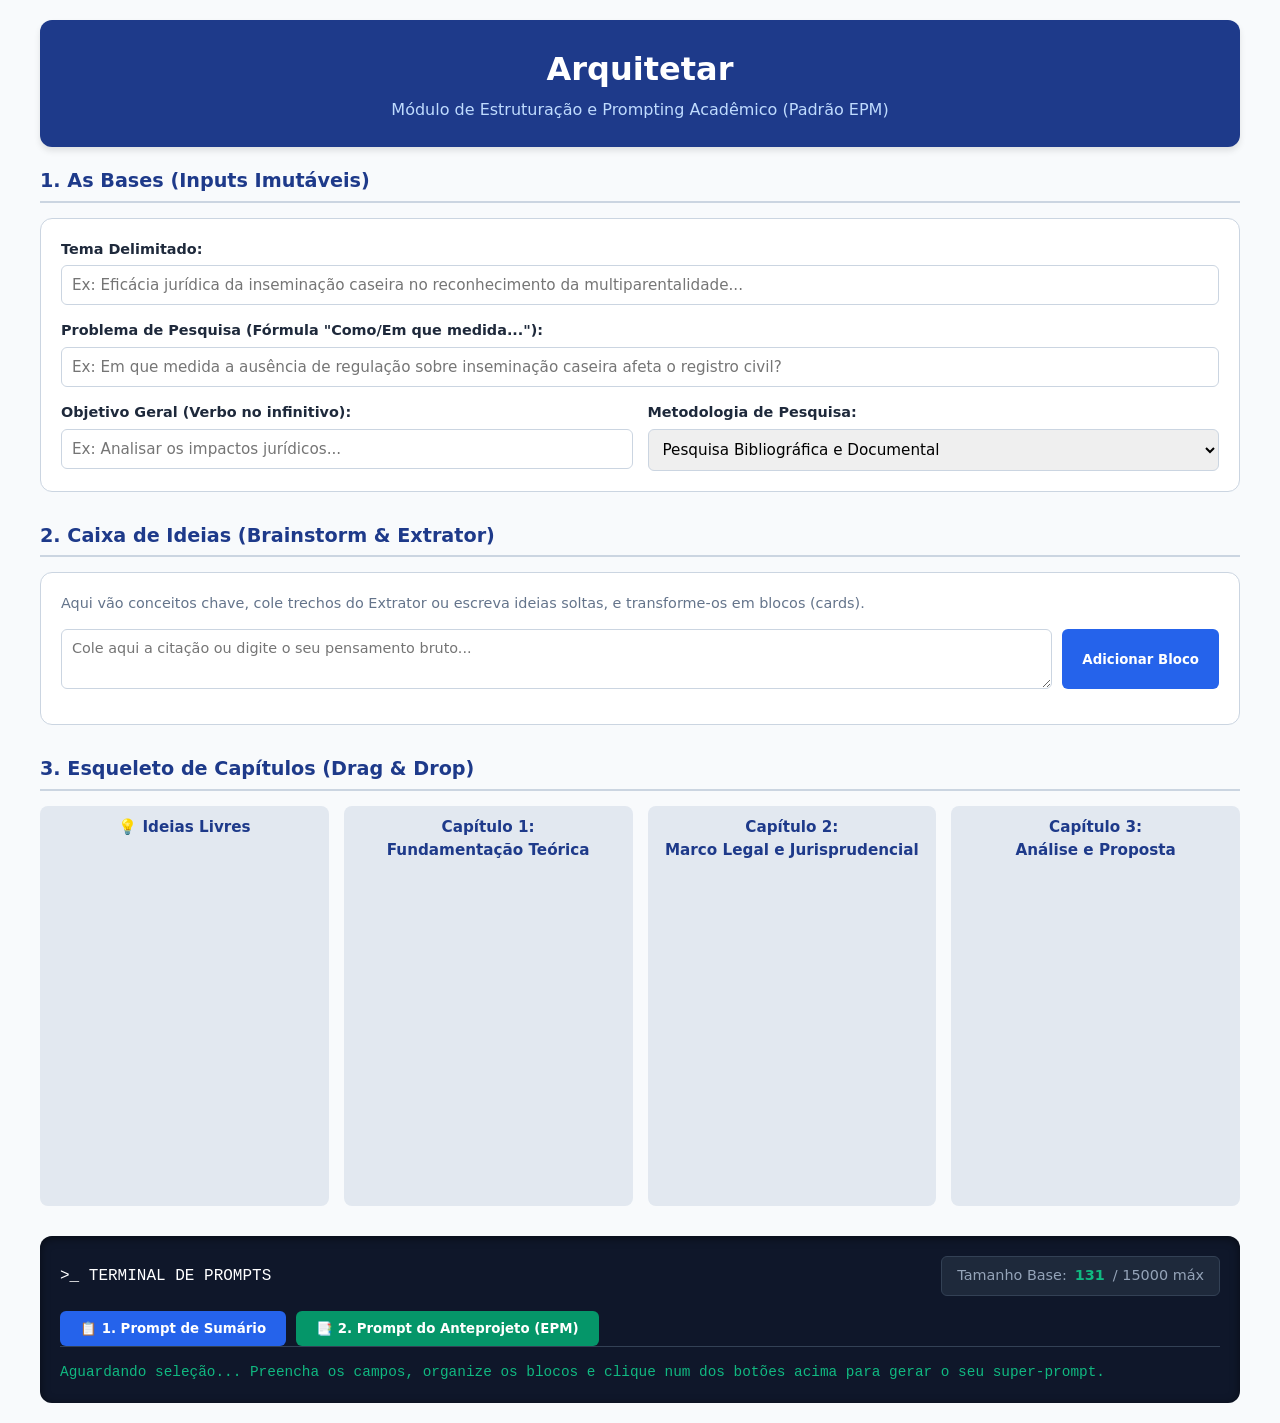
<file: public/arquiteto.html>
<!DOCTYPE html>
<html lang="pt-BR">
<head>
    <meta charset="UTF-8">
    <meta name="viewport" content="width=device-width, initial-scale=1.0">
    <title>Arquitetura</title>
    <style>
        :root {
            --primary: #1e3a8a;
            --primary-light: #eff6ff;
            --accent: #2563eb;
            --text-dark: #1e293b;
            --text-muted: #64748b;
            --border: #cbd5e1;
            --bg: #f8fafc;
            --card-bg: #ffffff;
            --terminal-bg: #0f172a;
            --terminal-text: #10b981;
            --success: #059669;
        }

        * { box-sizing: border-box; font-family: 'Segoe UI', system-ui, sans-serif; }
        body { background-color: var(--bg); color: var(--text-dark); margin: 0; padding: 20px; line-height: 1.5; }
        .container { max-width: 1200px; margin: 0 auto; }

        header { background: var(--primary); color: white; padding: 25px; border-radius: 12px; text-align: center; margin-bottom: 20px; box-shadow: 0 4px 6px rgba(0,0,0,0.1); }
        h1 { margin: 0; font-size: 2rem; }
        h3 { margin: 5px 0 0 0; font-weight: 400; font-size: 1rem; color: #bfdbfe; }

        .section-title { font-size: 1.2rem; font-weight: bold; color: var(--primary); margin-bottom: 15px; border-bottom: 2px solid var(--border); padding-bottom: 5px; }

        /* Bases do Projeto */
        .bases-grid { display: grid; grid-template-columns: 1fr 1fr; gap: 15px; margin-bottom: 30px; background: white; padding: 20px; border-radius: 12px; border: 1px solid var(--border); }
        .input-group { display: flex; flex-direction: column; gap: 5px; }
        .input-group label { font-weight: 600; font-size: 0.9rem; color: var(--text-dark); }
        .input-group input, .input-group select { padding: 10px; border: 1px solid var(--border); border-radius: 6px; font-size: 0.95rem; }
        .full-width { grid-column: span 2; }

        /* The Messy Box */
        .messy-box { background: white; padding: 20px; border-radius: 12px; border: 1px solid var(--border); margin-bottom: 30px; }
        .messy-controls { display: flex; gap: 10px; margin-bottom: 15px; }
        .messy-controls textarea { flex-grow: 1; padding: 10px; border: 1px solid var(--border); border-radius: 6px; resize: vertical; min-height: 60px; font-size: 0.9rem; }
        
        button { background: var(--accent); color: white; border: none; padding: 10px 20px; border-radius: 6px; cursor: pointer; font-weight: bold; transition: 0.2s; display: flex; align-items: center; gap: 5px; justify-content: center;}
        button:hover { background: var(--primary); }
        .btn-anteprojeto { background: var(--success); }
        .btn-anteprojeto:hover { background: #047857; }

        /* Kanban Board */
        .board { display: grid; grid-template-columns: repeat(4, 1fr); gap: 15px; margin-bottom: 30px; }
        .column { background: #e2e8f0; border-radius: 8px; padding: 10px; min-height: 400px; display: flex; flex-direction: column; gap: 10px; }
        .column h4 { margin: 0 0 10px 0; text-align: center; color: var(--primary); font-size: 0.95rem; }
        
        /* Draggable Cards */
        .card { background: var(--card-bg); padding: 12px; border-radius: 6px; border-left: 4px solid var(--accent); box-shadow: 0 2px 4px rgba(0,0,0,0.05); cursor: grab; font-size: 0.85rem; color: #334155; position: relative; }
        .card:active { cursor: grabbing; }
        .card.dragging { opacity: 0.5; border: 2px dashed var(--accent); }
        .delete-btn { position: absolute; top: 5px; right: 5px; background: transparent; color: #ef4444; border: none; font-size: 1rem; cursor: pointer; padding: 0; }
        .delete-btn:hover { color: #b91c1c; }

        /* Terminal Prompt e Contador */
        .terminal-container { background: var(--terminal-bg); padding: 20px; border-radius: 12px; box-shadow: inset 0 2px 10px rgba(0,0,0,0.5); }
        .terminal-header { display: flex; justify-content: space-between; align-items: center; margin-bottom: 15px; flex-wrap: wrap; gap: 10px;}
        .terminal-header h3 { color: white; margin: 0; font-family: monospace; }
        .terminal-actions { display: flex; gap: 10px; flex-wrap: wrap; }
        
        /* Estilos do Contador */
        .counter-box { background: #1e293b; padding: 8px 15px; border-radius: 6px; border: 1px solid #334155; display: flex; align-items: center; gap: 8px; font-family: monospace; font-size: 0.9rem; }
        .counter-label { color: #94a3b8; }
        #char-count { font-weight: bold; transition: color 0.3s; }
        .count-safe { color: #10b981; } 
        .count-warn { color: #f59e0b; } 
        .count-danger { color: #ef4444; } 

        #prompt-output { font-family: 'Courier New', Courier, monospace; color: var(--terminal-text); white-space: pre-wrap; word-wrap: break-word; font-size: 0.9rem; margin: 0; padding-top: 15px; border-top: 1px solid #334155; }

        @media (max-width: 1024px) { .board { grid-template-columns: 1fr 1fr; } }
        @media (max-width: 600px) { .bases-grid { grid-template-columns: 1fr; } .board { grid-template-columns: 1fr; } .terminal-header { flex-direction: column; align-items: flex-start;} .terminal-actions { width: 100%; } .terminal-actions button { width: 100%; } }
    </style>
</head>
<body>

<div class="container">
    <header>
        <h1>Arquitetar</h1>
        <h3>Módulo de Estruturação e Prompting Acadêmico (Padrão EPM)</h3>
    </header>

    <h2 class="section-title">1. As Bases (Inputs Imutáveis)</h2>
    <div class="bases-grid">
        <div class="input-group full-width">
            <label for="tema">Tema Delimitado:</label>
            <input type="text" id="tema" placeholder="Ex: Eficácia jurídica da inseminação caseira no reconhecimento da multiparentalidade...">
        </div>
        <div class="input-group full-width">
            <label for="problema">Problema de Pesquisa (Fórmula "Como/Em que medida..."):</label>
            <input type="text" id="problema" placeholder="Ex: Em que medida a ausência de regulação sobre inseminação caseira afeta o registro civil?">
        </div>
        <div class="input-group">
            <label for="objetivo">Objetivo Geral (Verbo no infinitivo):</label>
            <input type="text" id="objetivo" placeholder="Ex: Analisar os impactos jurídicos...">
        </div>
        <div class="input-group">
            <label for="metodologia">Metodologia de Pesquisa:</label>
            <select id="metodologia">
                <option value="Pesquisa Bibliográfica e Documental (Recomendado EPM)">Pesquisa Bibliográfica e Documental</option>
                <option value="Pesquisa Bibliográfica Pura">Pesquisa Bibliográfica Pura</option>
                <option value="Estudo de Caso">Estudo de Caso</option>
            </select>
        </div>
    </div>

    <h2 class="section-title">2. Caixa de Ideias (Brainstorm & Extrator)</h2>
    <div class="messy-box">
        <p style="font-size: 0.9rem; color: var(--text-muted); margin-top: 0;">Aqui vão conceitos chave, cole trechos do Extrator ou escreva ideias soltas, e transforme-os em blocos (cards).</p>
        <div class="messy-controls">
            <textarea id="idea-input" placeholder="Cole aqui a citação ou digite o seu pensamento bruto..."></textarea>
            <button onclick="addCard()">Adicionar Bloco</button>
        </div>
    </div>

    <h2 class="section-title">3. Esqueleto de Capítulos (Drag & Drop)</h2>
    <div class="board">
        <div class="column" id="col-ideias" ondrop="drop(event)" ondragover="allowDrop(event)">
            <h4>💡 Ideias Livres</h4>
        </div>

        <div class="column" id="col-cap1" ondrop="drop(event)" ondragover="allowDrop(event)">
            <h4>Capítulo 1:<br>Fundamentação Teórica</h4>
        </div>

        <div class="column" id="col-cap2" ondrop="drop(event)" ondragover="allowDrop(event)">
            <h4>Capítulo 2:<br>Marco Legal e Jurisprudencial</h4>
        </div>

        <div class="column" id="col-cap3" ondrop="drop(event)" ondragover="allowDrop(event)">
            <h4>Capítulo 3:<br>Análise e Proposta</h4>
        </div>
    </div>

    <div class="terminal-container">
        <div class="terminal-header">
            <h3>>_ TERMINAL DE PROMPTS</h3>
            <div class="counter-box">
                <span class="counter-label">Tamanho Base:</span>
                <span id="char-count" class="count-safe">0</span>
                <span class="counter-label">/ 15000 máx</span>
            </div>
        </div>
        
        <div class="terminal-actions">
            <button onclick="executePromptGeneration('sumario')" title="Gera o prompt para criação do sumário estruturado">
                📋 1. Prompt de Sumário
            </button>
            <button class="btn-anteprojeto" onclick="executePromptGeneration('anteprojeto')" title="Gera o prompt para consolidação formal do Anteprojeto EPM">
                📑 2. Prompt do Anteprojeto (EPM)
            </button>
        </div>

        <pre id="prompt-output">Aguardando seleção... Preencha os campos, organize os blocos e clique num dos botões acima para gerar o seu super-prompt.</pre>
    </div>
</div>

<script>
    let cardIdCounter = 0;
    const MAX_SAFE_CHARS = 15000;

    function getBaseData() {
        return {
            tema: document.getElementById('tema').value || "[TEMA NÃO DEFINIDO]",
            problema: document.getElementById('problema').value || "[PROBLEMA NÃO DEFINIDO]",
            objetivo: document.getElementById('objetivo').value || "[OBJETIVO NÃO DEFINIDO]",
            metodologia: document.getElementById('metodologia').value,
            cap1: getColumnData('col-cap1'),
            cap2: getColumnData('col-cap2'),
            cap3: getColumnData('col-cap3')
        };
    }

    // --- PROMPT 1: SUMÁRIO ---
    function buildSumarioPromptText(dados) {
        return `Atuando como um assistente de metodologia e organização académica, ajude-me a estruturar um esqueleto de sumário detalhado para a minha monografia. 

IMPORTANTE: De acordo com as regras da minha instituição, você NÃO deve gerar o conteúdo do trabalho, inventar citações ou redigir o texto final. A sua tarefa é atuar estritamente como organizador das minhas ideias.

Aqui estão as bases imutáveis do meu trabalho:
* Tema: ${dados.tema}
* Problema de Pesquisa: ${dados.problema}
* Objetivo Geral: ${dados.objetivo}
* Metodologia: ${dados.metodologia}

Abaixo, organizei os meus próprios pensamentos e citações extraídas previamente. Eles estão divididos na estrutura obrigatória de 3 capítulos. 

CAPÍTULO 1 (Fundamentação Teórica):
${dados.cap1}

CAPÍTULO 2 (Marco Legal e Jurisprudencial):
${dados.cap2}

CAPÍTULO 3 (Análise Crítica e Proposta):
${dados.cap3}

Com base EXCLUSIVAMENTE nos meus insumos acima, execute as seguintes tarefas:
1. Crie subtópicos lógicos (ex: 1.1, 1.2, 1.3) para cada um dos 3 capítulos, distribuindo as minhas citações/ideias onde fizerem mais sentido.
2. Defina 1 (um) Objetivo Específico para cada capítulo, usando apenas verbos no infinitivo (ex: Analisar, Avaliar, Comparar, Identificar).
3. Garanta que o fluxo do sumário comece de forma genérica (Capítulo 1) e termine respondendo ao Problema de Pesquisa (Capítulo 3).`;
    }

    // --- PROMPT 2: ANTEPROJETO EPM ---
    function buildAnteprojetoPromptText(dados) {
        return `Atue como o meu orientador metodológico rigoroso. Preciso de consolidar formalmente o Anteprojeto da minha monografia para a Escola Paulista da Magistratura (EPM) na área de Família e Sucessões.

Lembrete de Regra Institucional: Você NÃO deve redigir a monografia por mim nem inventar referenciais teóricos não listados. A sua função é pegar nos insumos em bruto que lhe forneço abaixo e organizá-los na estrutura rígida de 11 pontos exigida pela EPM, formulando conexões lógicas e mantendo o rigor académico.

OS MEUS INSUMOS BRUTOS:
* Tema Delimitado: ${dados.tema}
* Problema de Pesquisa: ${dados.problema}
* Objetivo Geral: ${dados.objetivo}
* Metodologia Selecionada: ${dados.metodologia}

MINHA BASE TEÓRICA E IDEIAS POR CAPÍTULO (Citações extraídas):
Capítulo 1: ${dados.cap1}
Capítulo 2: ${dados.cap2}
Capítulo 3: ${dados.cap3}

SUA TAREFA:
Redija a sugestão do ANTEPROJETO COMPLETO, preenchendo detalhadamente os seguintes 11 tópicos obrigatórios:

1. TEMA: (Apresente o tema de forma direta).
2. DELIMITAÇÃO DO TEMA: (Identifique claramente quais foram os sinalizadores espaciais, temporais ou teóricos utilizados no tema).
3. OBJETIVO GERAL: (Reproduza o meu objetivo geral).
4. OBJETIVOS ESPECÍFICOS: (Crie 3 objetivos específicos, um para cada capítulo previsto, iniciando sempre com verbo no infinitivo).
5. PROBLEMA DE PESQUISA: (Apresente a minha pergunta).
6. HIPÓTESES: (Formule 2 hipóteses lógicas e bem fundamentadas que sirvam de resposta provisória ao meu Problema de Pesquisa, baseando-se nos meus insumos).
7. METODOLOGIA: (Descreva o tipo de pesquisa e os procedimentos, confirmando a seleção que fiz).
8. TEORIA DE BASE: (Sintetize em 2 parágrafos a fundamentação teórica que suporta o meu trabalho, baseando-se nas citações e ideias que lhe enviei).
9. PLANO DE TRABALHO PROVISÓRIO: (Transforme as minhas ideias dos Capítulos 1, 2 e 3 num sumário estruturado em tópicos 1.1, 1.2, etc.).
10. CRONOGRAMA: (Estruture um cronograma padrão de 6 meses divididos da seguinte forma: Março-Abril [Definição], Maio-Junho [Pesquisa e Fichamento], Julho-Agosto [Redação dos Capítulos], Setembro [Revisão], Outubro-Novembro [Formatação e Versão final]).
11. REFERÊNCIAS PRELIMINARES: (Extraia os nomes dos autores e obras citados nos meus insumos e apresente-os no formato ABNT. Caso não haja obras completas, crie os *placeholders* com os nomes dos autores citados).

Apresente o resultado final com formatação limpa (Markdown), pronto para ser copiado para um documento de texto.`;
    }

    // --- Telemetria / Contador de Caracteres ---
    function updateCharCount() {
        const dados = getBaseData();
        // O contador baseia-se no volume de texto das ideias e inputs
        const rawText = dados.tema + dados.problema + dados.objetivo + dados.cap1 + dados.cap2 + dados.cap3;
        const length = rawText.length;
        
        const countDisplay = document.getElementById('char-count');
        countDisplay.textContent = length.toLocaleString('pt-PT');

        countDisplay.classList.remove('count-safe', 'count-warn', 'count-danger');
        if (length < 8000) {
            countDisplay.classList.add('count-safe');
        } else if (length < 12000) {
            countDisplay.classList.add('count-warn');
        } else {
            countDisplay.classList.add('count-danger');
        }
    }

    function getColumnData(columnId) {
        const column = document.getElementById(columnId);
        const cards = column.querySelectorAll('.card');
        let data = [];
        cards.forEach(card => {
            let text = card.innerHTML.replace(/<button.*<\/button>/, '').trim();
            data.push("- " + text);
        });
        return data.length > 0 ? data.join('\n') : "Nenhum insumo alocado.";
    }

    function addCard() {
        const input = document.getElementById('idea-input');
        const text = input.value.trim();
        if (!text) return;

        const card = document.createElement('div');
        card.className = 'card';
        card.draggable = true;
        card.id = 'card-' + cardIdCounter++;
        card.innerHTML = `${text}<button class="delete-btn" onclick="removeCard(this)">×</button>`;

        card.addEventListener('dragstart', drag);
        card.addEventListener('dragend', dragEnd);

        document.getElementById('col-ideias').appendChild(card);
        input.value = '';
        updateCharCount();
    }

    function removeCard(btnElement) {
        btnElement.parentElement.remove();
        updateCharCount();
    }

    function allowDrop(ev) { ev.preventDefault(); }
    function drag(ev) { ev.dataTransfer.setData("text", ev.target.id); setTimeout(() => ev.target.classList.add('dragging'), 0); }
    function dragEnd(ev) { ev.target.classList.remove('dragging'); updateCharCount(); }
    function drop(ev) {
        ev.preventDefault();
        const data = ev.dataTransfer.getData("text");
        const card = document.getElementById(data);
        let dropTarget = ev.target;
        while (!dropTarget.classList.contains('column')) { dropTarget = dropTarget.parentElement; }
        dropTarget.appendChild(card);
    }

    // Ação Final dos Botões de Gerar Prompt
    function executePromptGeneration(tipo) {
        const dados = getBaseData();
        let promptText = "";

        if (tipo === 'sumario') {
            promptText = buildSumarioPromptText(dados);
        } else if (tipo === 'anteprojeto') {
            promptText = buildAnteprojetoPromptText(dados);
        }
        
        if (promptText.length > MAX_SAFE_CHARS) {
            const prosseguir = confirm(`Atenção: O seu prompt tem ${promptText.length.toLocaleString('pt-PT')} caracteres. Isso pode exceder o limite de contexto das IAs gratuitas. Deseja copiar mesmo assim?`);
            if (!prosseguir) return;
        }

        const output = document.getElementById('prompt-output');
        output.textContent = promptText;

        navigator.clipboard.writeText(promptText).then(() => {
            alert('Prompt gerado e copiado para a área de transferência! Cole na sua IA de preferência.');
        }).catch(err => {
            console.error('Erro ao copiar: ', err);
        });
    }

    document.getElementById('idea-input').addEventListener('keypress', function (e) {
        if (e.key === 'Enter' && !e.shiftKey) {
            e.preventDefault();
            addCard();
        }
    });

    document.querySelectorAll('.bases-grid input, .bases-grid select').forEach(element => {
        element.addEventListener('input', updateCharCount);
    });

    window.onload = updateCharCount;
</script>

</body>
</html>
</file>
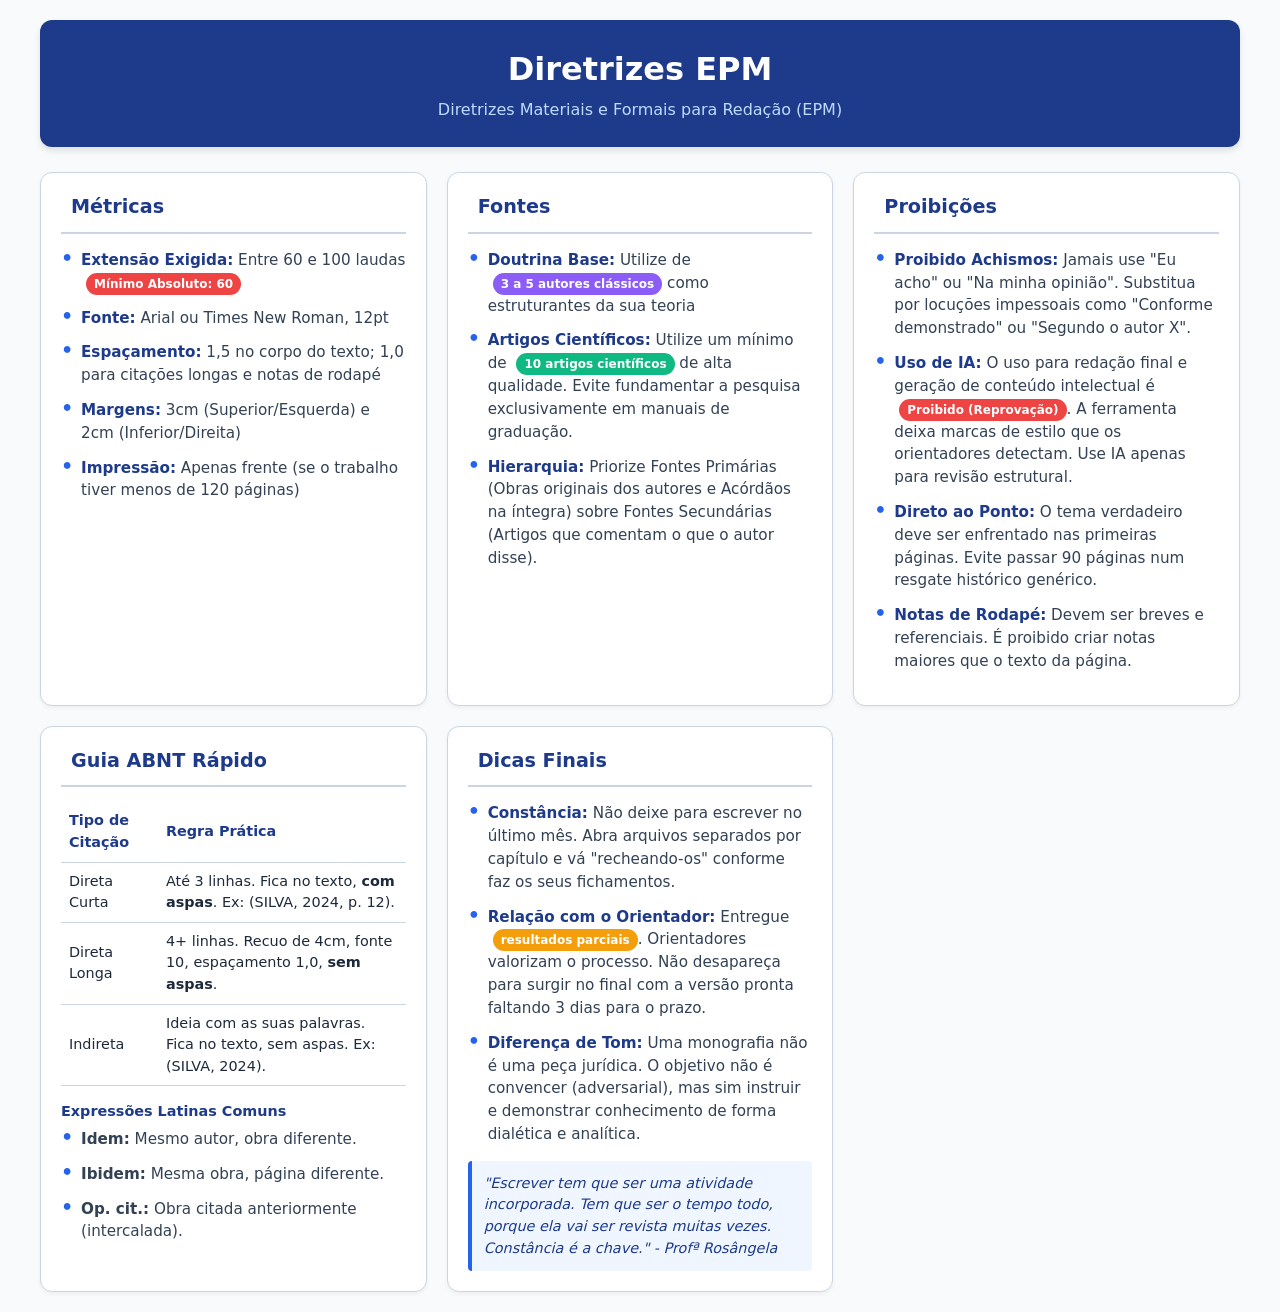
<file: public/diretrizes.html>
<!DOCTYPE html>
<html lang="pt-BR">
<head>
    <meta charset="UTF-8">
    <meta name="viewport" content="width=device-width, initial-scale=1.0">
    <title>Diretrizes</title>
    <style>
        :root {
            --primary: #1e3a8a;
            --primary-light: #eff6ff;
            --accent: #2563eb;
            --text-dark: #1e293b;
            --text-muted: #64748b;
            --border: #cbd5e1;
            --bg: #f8fafc;
            --card-bg: #ffffff;
            --danger: #ef4444;
            --success: #10b981;
            --warning: #f59e0b;
            --purple: #8b5cf6;
        }

        * { box-sizing: border-box; font-family: 'Segoe UI', system-ui, sans-serif; }
        body { background-color: var(--bg); color: var(--text-dark); margin: 0; padding: 20px; line-height: 1.5; }
        .container { max-width: 1200px; margin: 0 auto; }

        header { background: var(--primary); color: white; padding: 25px; border-radius: 12px; text-align: center; margin-bottom: 25px; box-shadow: 0 4px 6px rgba(0,0,0,0.1); }
        h1 { margin: 0; font-size: 2rem; }
        h3 { margin: 5px 0 0 0; font-weight: 400; font-size: 1rem; color: #bfdbfe; }

        .dashboard-grid {
            display: grid;
            grid-template-columns: repeat(auto-fit, minmax(350px, 1fr));
            gap: 20px;
        }

        .card {
            background: var(--card-bg);
            border-radius: 12px;
            border: 1px solid var(--border);
            padding: 20px;
            box-shadow: 0 2px 4px rgba(0,0,0,0.05);
        }

        .card-header {
            display: flex;
            align-items: center;
            gap: 10px;
            border-bottom: 2px solid var(--border);
            padding-bottom: 10px;
            margin-bottom: 15px;
        }

        .card-header h2 { margin: 0; font-size: 1.2rem; color: var(--primary); }
        .icon { font-size: 1.5rem; }

        ul { list-style: none; padding: 0; margin: 0; }
        li { position: relative; padding-left: 20px; margin-bottom: 12px; font-size: 0.95rem; color: #334155; }
        li::before { content: "•"; position: absolute; left: 0; color: var(--accent); font-weight: bold; font-size: 1.2rem; line-height: 1; }
        
        .highlight { font-weight: 600; color: var(--primary); }
        .badge { display: inline-block; padding: 2px 8px; border-radius: 12px; font-size: 0.75rem; font-weight: bold; margin-left: 5px; color: white;}
        .bg-danger { background-color: var(--danger); }
        .bg-success { background-color: var(--success); }
        .bg-warning { background-color: var(--warning); }
        .bg-purple { background-color: var(--purple); }

        .table-mini { width: 100%; border-collapse: collapse; margin-top: 10px; font-size: 0.9rem; }
        .table-mini th, .table-mini td { padding: 8px; text-align: left; border-bottom: 1px solid var(--border); }
        .table-mini th { color: var(--primary); font-weight: 600; }

        .quote-box { background: var(--primary-light); border-left: 4px solid var(--accent); padding: 12px; border-radius: 4px; font-style: italic; font-size: 0.9rem; color: var(--primary); margin-top: 15px; }

        @media (max-width: 768px) { .dashboard-grid { grid-template-columns: 1fr; } }
    </style>
</head>
<body>

<div class="container">
    <header>
        <h1>Diretrizes EPM</h1>
        <h3>Diretrizes Materiais e Formais para Redação (EPM)</h3>
    </header>

    <div class="dashboard-grid">
        
        <div class="card">
            <div class="card-header">
                <span class="icon"></span>
                <h2>Métricas</h2>
            </div>
            <ul>
                <li><span class="highlight">Extensão Exigida:</span> Entre 60 e 100 laudas <span class="badge bg-danger">Mínimo Absoluto: 60</span></li>
                <li><span class="highlight">Fonte:</span> Arial ou Times New Roman, 12pt</li>
                <li><span class="highlight">Espaçamento:</span> 1,5 no corpo do texto; 1,0 para citações longas e notas de rodapé</li>
                <li><span class="highlight">Margens:</span> 3cm (Superior/Esquerda) e 2cm (Inferior/Direita)</li>
                <li><span class="highlight">Impressão:</span> Apenas frente (se o trabalho tiver menos de 120 páginas)</li>
            </ul>
        </div>

        <div class="card">
            <div class="card-header">
                <span class="icon"></span>
                <h2>Fontes</h2>
            </div>
            <ul>
                <li><span class="highlight">Doutrina Base:</span> Utilize de <span class="badge bg-purple">3 a 5 autores clássicos</span> como estruturantes da sua teoria</li>
                <li><span class="highlight">Artigos Científicos:</span> Utilize um mínimo de <span class="badge bg-success">10 artigos científicos</span> de alta qualidade. Evite fundamentar a pesquisa exclusivamente em manuais de graduação.</li>
                <li><span class="highlight">Hierarquia:</span> Priorize Fontes Primárias (Obras originais dos autores e Acórdãos na íntegra) sobre Fontes Secundárias (Artigos que comentam o que o autor disse).</li>
            </ul>
        </div>

        <div class="card">
            <div class="card-header">
                <span class="icon"></span>
                <h2>Proibições</h2>
            </div>
            <ul>
                <li><span class="highlight">Proibido Achismos:</span> Jamais use "Eu acho" ou "Na minha opinião". Substitua por locuções impessoais como "Conforme demonstrado" ou "Segundo o autor X".</li>
                <li><span class="highlight">Uso de IA:</span> O uso para redação final e geração de conteúdo intelectual é <span class="badge bg-danger">Proibido (Reprovação)</span>. A ferramenta deixa marcas de estilo que os orientadores detectam. Use IA apenas para revisão estrutural.</li>
                <li><span class="highlight">Direto ao Ponto:</span> O tema verdadeiro deve ser enfrentado nas primeiras páginas. Evite passar 90 páginas num resgate histórico genérico.</li>
                <li><span class="highlight">Notas de Rodapé:</span> Devem ser breves e referenciais. É proibido criar notas maiores que o texto da página.</li>
            </ul>
        </div>

        <div class="card">
            <div class="card-header">
                <span class="icon"></span>
                <h2>Guia ABNT Rápido</h2>
            </div>
            <table class="table-mini">
                <tr>
                    <th>Tipo de Citação</th>
                    <th>Regra Prática</th>
                </tr>
                <tr>
                    <td>Direta Curta</td>
                    <td>Até 3 linhas. Fica no texto, <b>com aspas</b>. Ex: (SILVA, 2024, p. 12).</td>
                </tr>
                <tr>
                    <td>Direta Longa</td>
                    <td>4+ linhas. Recuo de 4cm, fonte 10, espaçamento 1,0, <b>sem aspas</b>.</td>
                </tr>
                <tr>
                    <td>Indireta</td>
                    <td>Ideia com as suas palavras. Fica no texto, sem aspas. Ex: (SILVA, 2024).</td>
                </tr>
            </table>
            
            <h4 style="margin: 15px 0 5px 0; color: var(--primary); font-size: 0.9rem;">Expressões Latinas Comuns</h4>
            <ul style="font-size: 0.85rem;">
                <li><b>Idem:</b> Mesmo autor, obra diferente.</li>
                <li><b>Ibidem:</b> Mesma obra, página diferente.</li>
                <li><b>Op. cit.:</b> Obra citada anteriormente (intercalada).</li>
            </ul>
        </div>

        <div class="card">
            <div class="card-header">
                <span class="icon"></span>
                <h2>Dicas Finais</h2>
            </div>
            <ul>
                <li><span class="highlight">Constância:</span> Não deixe para escrever no último mês. Abra arquivos separados por capítulo e vá "recheando-os" conforme faz os seus fichamentos.</li>
                <li><span class="highlight">Relação com o Orientador:</span> Entregue <span class="badge bg-warning">resultados parciais</span>. Orientadores valorizam o processo. Não desapareça para surgir no final com a versão pronta faltando 3 dias para o prazo.</li>
                <li><span class="highlight">Diferença de Tom:</span> Uma monografia não é uma peça jurídica. O objetivo não é convencer (adversarial), mas sim instruir e demonstrar conhecimento de forma dialética e analítica.</li>
            </ul>
            <div class="quote-box">
                "Escrever tem que ser uma atividade incorporada. Tem que ser o tempo todo, porque ela vai ser revista muitas vezes. Constância é a chave." - Profª Rosângela
            </div>
        </div>

    </div>
</div>

</body>
</html>
</file>
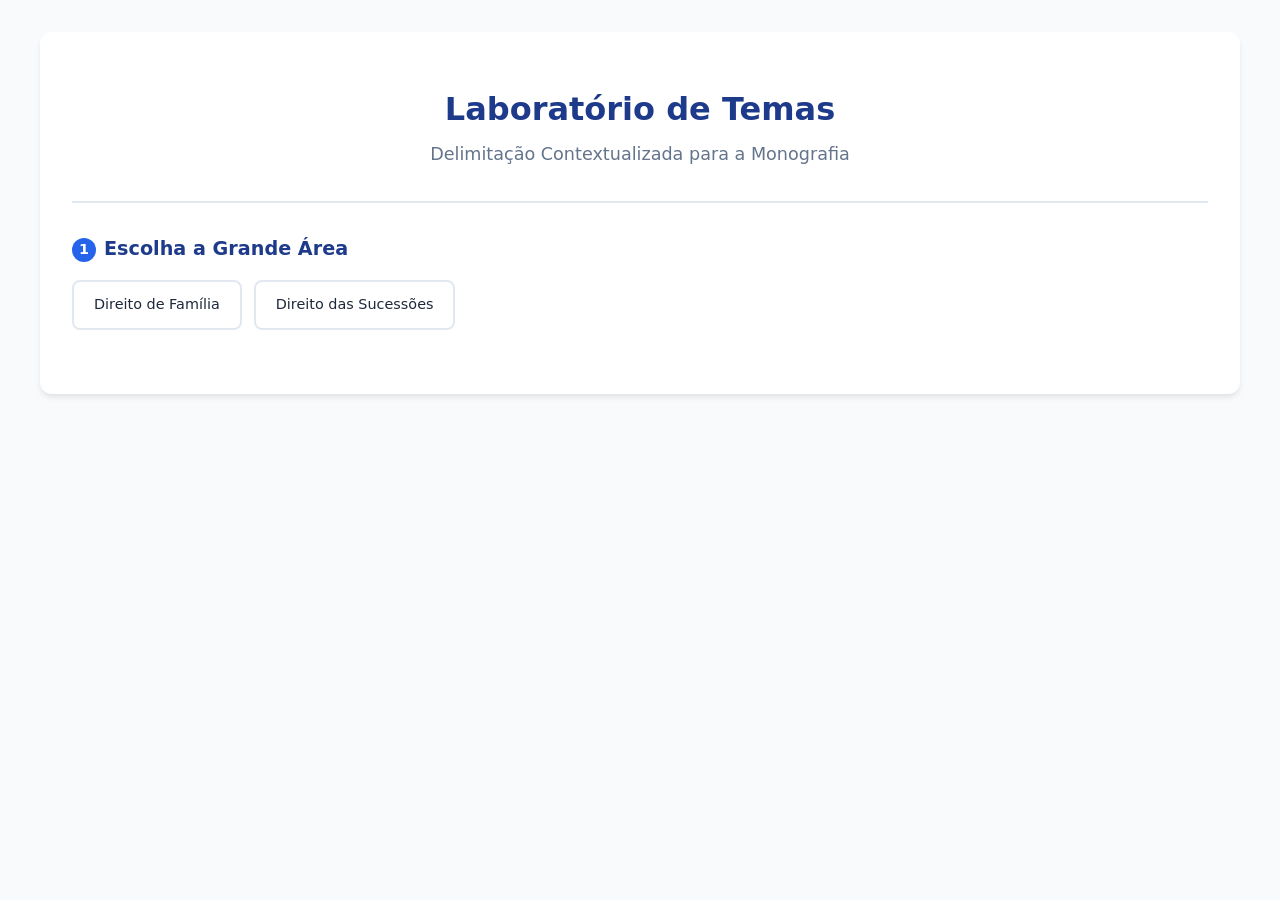
<file: public/laboratorio.html>
<!DOCTYPE html>
<html lang="pt-BR">
<head>
    <meta charset="UTF-8">
    <meta name="viewport" content="width=device-width, initial-scale=1.0">
    <title>Laboratório de Temas</title>
    <style>
        :root {
            --primary: #1e3a8a;
            --primary-light: #eff6ff;
            --accent: #2563eb;
            --text-dark: #1e293b;
            --text-muted: #64748b;
            --border: #e2e8f0;
            --bg: #f8fafc;
            --success: #10b981;
            --danger: #ef4444;
            --purple: #8b5cf6;
            --orange: #f59e0b;
            --teal: #14b8a6;
            --pink: #ec4899;
            --gold: #d97706;
        }

        * { box-sizing: border-box; font-family: 'Segoe UI', system-ui, sans-serif; }
        body { background-color: var(--bg); color: var(--text-dark); margin: 0; padding: 2rem; line-height: 1.5; }
        .container { max-width: 1200px; margin: 0 auto; background: white; padding: 2rem; border-radius: 12px; box-shadow: 0 4px 6px -1px rgb(0 0 0 / 0.1); }
        header { text-align: center; margin-bottom: 2rem; padding-bottom: 1rem; border-bottom: 2px solid var(--border); }
        h1 { color: var(--primary); margin-bottom: 0.5rem; }
        h3 { color: var(--text-muted); font-weight: 400; font-size: 1.1rem; margin-top: 0; }
        .step-container { margin-bottom: 2rem; }
        .step-title { font-size: 1.2rem; font-weight: 600; color: var(--primary); margin-bottom: 1rem; display: flex; align-items: center; gap: 0.5rem; }
        .step-title span { background: var(--accent); color: white; width: 24px; height: 24px; display: flex; align-items: center; justify-content: center; border-radius: 50%; font-size: 0.9rem; }
        .chip-grid { display: flex; flex-wrap: wrap; gap: 0.75rem; }
        .chip { padding: 0.75rem 1.25rem; background-color: white; border: 2px solid var(--border); border-radius: 8px; cursor: pointer; font-weight: 500; transition: all 0.2s ease; user-select: none; font-size: 0.9rem; }
        .chip:hover { border-color: var(--accent); background-color: var(--primary-light); }
        .chip.active { background-color: var(--accent); border-color: var(--accent); color: white; }
        .chip.voga { border-color: var(--pink); position: relative; }
        .chip.voga::after { content: "🔥"; position: absolute; top: -5px; right: -5px; font-size: 0.7rem; }
        .chip.voga:hover { background-color: #fdf2f8; }
        .chip.voga.active { background-color: var(--pink); border-color: var(--pink); }
        
        .subcategoria-grid { display: grid; grid-template-columns: repeat(auto-fit, minmax(280px, 1fr)); gap: 1rem; margin-top: 1rem; }
        .subcategoria-card { border: 2px solid var(--border); border-radius: 10px; padding: 1rem; cursor: pointer; transition: all 0.2s; background: white; }
        .subcategoria-card:hover { border-color: var(--accent); transform: translateY(-2px); box-shadow: 0 4px 12px rgba(0,0,0,0.1); }
        .subcategoria-card.active { border-color: var(--accent); background-color: var(--primary-light); }
        .subcategoria-card h5 { margin: 0 0 0.5rem 0; color: var(--primary); font-size: 1rem; }
        .subcategoria-card p { margin: 0; font-size: 0.8rem; color: var(--text-muted); }
        .subcategoria-card .tag { display: inline-block; padding: 0.2rem 0.5rem; background: var(--pink); color: white; font-size: 0.7rem; border-radius: 4px; margin-top: 0.5rem; }
        
        .delimitadores-container { display: grid; grid-template-columns: 1fr 1fr; gap: 1.5rem; margin-top: 1rem; }
        .delimitador-box { background: white; border: 2px solid var(--border); border-radius: 12px; padding: 1.25rem; }
        .delimitador-box h4 { margin: 0 0 1rem 0; color: var(--primary); font-size: 0.95rem; display: flex; align-items: center; gap: 0.5rem; }
        .delimitador-box select { width: 100%; padding: 0.75rem; border: 2px solid var(--border); border-radius: 8px; margin-bottom: 0.5rem; font-size: 0.9rem; }
        .delimitador-box input { width: 100%; padding: 0.75rem; border: 2px solid var(--border); border-radius: 8px; font-size: 0.9rem; }
        .delimitador-box textarea { width: 100%; padding: 0.75rem; border: 2px solid var(--border); border-radius: 8px; font-size: 0.9rem; resize: vertical; min-height: 80px; font-family: inherit; }
        .hint { font-size: 0.8rem; color: var(--text-muted); margin-top: 0.25rem; }
        
        .opcoes-especificas { margin-top: 0.75rem; padding: 0.75rem; background: var(--primary-light); border-radius: 8px; border-left: 3px solid var(--accent); }
        .opcoes-especificas label { font-size: 0.8rem; font-weight: 600; color: var(--primary); display: block; margin-bottom: 0.5rem; }
        .opcoes-grid { display: flex; flex-wrap: wrap; gap: 0.5rem; }
        .opcao-chip { padding: 0.4rem 0.8rem; background: white; border: 1px solid var(--border); border-radius: 20px; font-size: 0.8rem; cursor: pointer; transition: all 0.2s; }
        .opcao-chip:hover { border-color: var(--accent); background: var(--primary-light); }
        .opcao-chip.active { background: var(--accent); color: white; border-color: var(--accent); }
        
        .ai-box { background-color: var(--primary-light); border: 1px solid #bfdbfe; border-radius: 12px; padding: 1.5rem; margin-top: 2rem; }
        .ai-box h4 { margin-top: 0; color: var(--primary); font-size: 1.2rem; }
        .result-text { font-size: 1.1rem; font-weight: 500; color: var(--text-dark); margin-bottom: 1.5rem; padding: 1rem; background: white; border-radius: 8px; border-left: 4px solid var(--accent); }
        
        .termos-seletor { background: white; border: 2px solid var(--border); border-radius: 10px; padding: 1rem; margin-bottom: 1.5rem; }
        .termos-seletor h5 { margin: 0 0 0.75rem 0; color: var(--primary); font-size: 0.95rem; }
        .termos-grid { display: flex; flex-wrap: wrap; gap: 0.5rem; margin-bottom: 0.75rem; }
        .termo-chip { padding: 0.5rem 1rem; background: #f1f5f9; border: 2px solid var(--border); border-radius: 20px; cursor: pointer; font-size: 0.85rem; transition: all 0.2s; display: flex; align-items: center; gap: 0.4rem; }
        .termo-chip:hover { border-color: var(--accent); }
        .termo-chip.selected { background: var(--accent); color: white; border-color: var(--accent); }
        .termo-chip.selected::after { content: "✓"; font-weight: bold; }
        .termos-aviso { font-size: 0.8rem; color: var(--text-muted); font-style: italic; }
        
        .busca-preview { background: #f8fafc; border: 1px dashed var(--border); border-radius: 8px; padding: 0.75rem; margin-bottom: 1rem; font-family: monospace; font-size: 0.85rem; color: var(--text-dark); word-break: break-all; }
        
        .formula-selector { display: flex; flex-wrap: wrap; gap: 0.5rem; margin-bottom: 1rem; }
        .formula-chip { padding: 0.5rem 1rem; background: white; border: 2px solid var(--border); border-radius: 20px; cursor: pointer; font-size: 0.85rem; transition: all 0.2s; }
        .formula-chip:hover { border-color: var(--accent); }
        .formula-chip.active { background: var(--accent); border-color: var(--accent); color: white; }
        
        .search-grid { display: grid; grid-template-columns: repeat(2, 1fr); gap: 1rem; margin-top: 1rem; border-top: 2px dashed #bfdbfe; padding-top: 1.5rem; }
        .tribunal-grid { display: grid; grid-template-columns: 1fr 1fr; gap: 1rem; margin-top: 1rem; border-top: 2px dashed #bfdbfe; padding-top: 1.5rem; }
        button { padding: 0.75rem 1rem; border: none; border-radius: 8px; font-weight: 600; cursor: pointer; transition: transform 0.1s, opacity 0.2s; display: flex; align-items: center; justify-content: center; gap: 0.5rem; font-size: 0.95rem; color: white; }
        button:hover { opacity: 0.9; transform: translateY(-2px); }
        button:active { transform: translateY(0); }
        .btn-scholar { background-color: var(--success); }
        .btn-bdtd { background-color: var(--primary); }
        .btn-tjsp { background-color: var(--orange); }
        .btn-stj { background-color: var(--teal); }
        .btn-chatgpt { 
            background-color: #10a37f; /* Cor oficial do ChatGPT */
            color: white;
            width: 100%;
            margin-top: 1rem;
            padding: 1rem;
            font-size: 1.05rem;
            border-radius: 8px;
            box-shadow: 0 4px 6px rgba(16, 163, 127, 0.2);
            transition: all 0.3s;
        }
        .btn-chatgpt:hover { 
            background-color: #0d8a6a; 
            transform: translateY(-2px);
            box-shadow: 0 6px 12px rgba(16, 163, 127, 0.3);
        }
        .hidden { display: none; }
        .toggle-container { display: flex; align-items: center; gap: 0.75rem; margin-bottom: 1rem; padding: 0.75rem; background: white; border-radius: 8px; border: 1px solid var(--border); }
        .toggle-switch { position: relative; width: 50px; height: 26px; }
        .toggle-switch input { opacity: 0; width: 0; height: 0; }
        .slider { position: absolute; cursor: pointer; top: 0; left: 0; right: 0; bottom: 0; background-color: #ccc; transition: .4s; border-radius: 26px; }
        .slider:before { position: absolute; content: ""; height: 18px; width: 18px; left: 4px; bottom: 4px; background-color: white; transition: .4s; border-radius: 50%; }
        input:checked + .slider { background-color: var(--accent); }
        input:checked + .slider:before { transform: translateX(24px); }
        .toggle-label { font-size: 0.9rem; color: var(--text-muted); }
        .toggle-label strong { color: var(--text-dark); }
        
        .format-tabs { display: flex; gap: 0.5rem; margin-bottom: 1rem; flex-wrap: wrap; }
        .format-tab { padding: 0.5rem 1rem; background: white; border: 2px solid var(--border); border-radius: 6px; cursor: pointer; font-size: 0.85rem; transition: all 0.2s; }
        .format-tab.active { background: var(--accent); border-color: var(--accent); color: white; }
        .format-tab:hover:not(.active) { border-color: var(--accent); }
        
        .info-badge { display: inline-flex; align-items: center; gap: 0.25rem; font-size: 0.75rem; padding: 0.25rem 0.5rem; background: var(--primary-light); color: var(--primary); border-radius: 4px; margin-left: 0.5rem; }
        .section-title { font-size: 0.9rem; color: var(--text-muted); margin: 1rem 0 0.5rem 0; font-weight: 600; text-transform: uppercase; letter-spacing: 0.5px; }
        
        @media (max-width: 768px) {
            .delimitadores-container { grid-template-columns: 1fr; }
            .search-grid { grid-template-columns: 1fr; }
            .tribunal-grid { grid-template-columns: 1fr; }
            .subcategoria-grid { grid-template-columns: 1fr; }
        }
    </style>
</head>
<body>

<div class="container">
    <header>
        <h1>Laboratório de Temas</h1>
        <h3>Delimitação Contextualizada para a Monografia</h3>
    </header>

    <!-- PASSO 1: Grande Área -->
    <div class="step-container">
        <div class="step-title"><span>1</span> Escolha a Grande Área</div>
        <div class="chip-grid" id="area-grid">
            <div class="chip" data-value="Familia">Direito de Família</div>
            <div class="chip" data-value="Sucessoes">Direito das Sucessões</div>
        </div>
    </div>

    <!-- PASSO 2: Subtemas com Subcategorias -->
    <div class="step-container hidden" id="step-subtema">
        <div class="step-title"><span>2</span> Selecione o Tema Específico</div>
        <div class="chip-grid" id="subtema-grid"></div>
        
        <!-- Subcategorias dinâmicas -->
        <div class="step-container hidden" id="step-subcategorias" style="margin-top: 1.5rem;">
            <div class="step-title" style="font-size: 1rem;"><span>2.1</span> Enfoque Atual (2026)</div>
            <div class="subcategoria-grid" id="subcategoria-grid"></div>
        </div>
    </div>

    <!-- PASSO 3: Delimitadores Contextualizados ESPECÍFICOS -->
    <div class="step-container hidden" id="step-delimitadores">
        <div class="step-title"><span>3</span> Delimitadores Contextualizados Específicos</div>
        <div class="hint" style="margin-bottom: 1rem;">Opções personalizadas de acordo com o tema selecionado</div>
        
        <div class="delimitadores-container">
            <!-- Âmbito Institucional -->
            <div class="delimitador-box">
                <h4>📍 Âmbito Institucional</h4>
                <select id="delimitador-espacial-select" onchange="updateEspacial()">
                    <option value="">Selecione o âmbito...</option>
                </select>
                <div id="opcoes-espacial" class="opcoes-especificas hidden">
                    <label>Opções relevantes para este tema:</label>
                    <div class="opcoes-grid" id="grid-opcoes-espacial"></div>
                </div>
                <input type="text" id="delimitador-espacial" placeholder="Personalize se necessário..." style="margin-top: 0.5rem;" oninput="generateResult()">
            </div>
            
            <!-- Marco Temporal -->
            <div class="delimitador-box">
                <h4>⏳ Marco Temporal Relevante</h4>
                <select id="delimitador-temporal-select" onchange="updateTemporal()">
                    <option value="">Selecione o marco...</option>
                </select>
                <div id="opcoes-temporal" class="opcoes-especificas hidden">
                    <label>Legislação e jurisprudência em voga:</label>
                    <div class="opcoes-grid" id="grid-opcoes-temporal"></div>
                </div>
                <input type="text" id="delimitador-temporal" placeholder="Personalize se necessário..." style="margin-top: 0.5rem;" oninput="generateResult()">
            </div>
            
            <!-- Fundamentação Teórica -->
            <div class="delimitador-box">
                <h4>📚 Fundamentação Teórica</h4>
                <select id="delimitador-teorico-select" onchange="updateTeorico()">
                    <option value="">Selecione a abordagem...</option>
                </select>
                <div id="opcoes-teorico" class="opcoes-especificas hidden">
                    <label>Doutrinas e princípios aplicáveis:</label>
                    <div class="opcoes-grid" id="grid-opcoes-teorico"></div>
                </div>
                <input type="text" id="delimitador-teorico" placeholder="Personalize se necessário..." style="margin-top: 0.5rem;" oninput="generateResult()">
            </div>
            
            <!-- Variável de Análise -->
            <div class="delimitador-box">
                <h4>⚖️ Variável de Análise/Conflito</h4>
                <select id="variavel-select" onchange="updateVariavel()">
                    <option value="">Selecione a variável...</option>
                </select>
                <div id="opcoes-variavel" class="opcoes-especificas hidden">
                    <label>Conflitos específicos do tema:</label>
                    <div class="opcoes-grid" id="grid-opcoes-variavel"></div>
                </div>
                <textarea id="variavel-conflito" placeholder="Descreva o aspecto controverso específico..." style="margin-top: 0.5rem; min-height: 60px;" oninput="generateResult()"></textarea>
            </div>
        </div>
    </div>

    <!-- RESULTADO E BUSCAS -->
    <div class="ai-box hidden" id="ai-result-box">
        <h4>✨ Problematização e Busca Inteligente</h4>
        
        <div class="section-title">Fórmula de Problematização</div>
        <div class="formula-selector" id="formula-selector">
            <div class="formula-chip active" data-formula="em-que-medida" onclick="setFormula('em-que-medida')">Em que medida...</div>
            <div class="formula-chip" data-formula="como" onclick="setFormula('como')">Como...</div>
            <div class="formula-chip" data-formula="qual-impacto" onclick="setFormula('qual-impacto')">Qual o impacto...</div>
            <div class="formula-chip" data-formula="quais-condicoes" onclick="setFormula('quais-condicoes')">Quais as condições...</div>
            <div class="formula-chip" data-formula="e-possivel" onclick="setFormula('e-possivel')">É possível...</div>
            <div class="formula-chip" data-formula="de-que-modo" onclick="setFormula('de-que-modo')">De que modo...</div>
            <div class="formula-chip" data-formula="qual-relevancia" onclick="setFormula('qual-relevancia')">Qual a relevância...</div>
            <div class="formula-chip" data-formula="ate-que-ponto" onclick="setFormula('ate-que-ponto')">Até que ponto...</div>
        </div>
        
        <div style="font-size: 0.9rem; color: var(--text-muted); margin-bottom: 0.5rem;">Problema de Pesquisa Gerado:</div>
        <div class="result-text" id="problema-gerado">Preencha os campos acima para gerar...</div>
<div style="font-size: 0.9rem; color: var(--text-muted); margin-bottom: 0.5rem;">Problema de Pesquisa Gerado (Esboço Bruto):</div>
        <div class="result-text" id="problema-gerado">Preencha os campos acima para gerar...</div>
        
        <button id="btn-chatgpt" class="btn-chatgpt" onclick="gerarPromptRefinamento()" title="Copia o prompt estruturado e abre o ChatGPT">
            🤖 Lapidar no ChatGPT (Copiar Prompt & Abrir)
        </button>

        <!-- SELETOR DE TERMOS PARA BUSCA -->
        <div class="termos-seletor" id="termos-seletor-box">
            <h5>🔍 Selecione 2-3 termos para as buscas:</h5>
            <div class="termos-grid" id="termos-grid"></div>
            <div class="termos-aviso">Selecione no máximo 3 termos. Clique para selecionar/deselecionar.</div>
        </div>

        <!-- Preview da busca -->
        <div class="section-title">Preview da string de busca</div>
        <div class="busca-preview" id="busca-preview">Aguardando seleção de termos...</div>

        <!-- Toggle BDTD -->
        <div class="toggle-container">
            <label class="toggle-switch">
                <input type="checkbox" id="bdtd-toggle" onchange="updateBDTDLabel()">
                <span class="slider"></span>
            </label>
            <span class="toggle-label" id="bdtd-label"><strong>Busca BDTD:</strong> Modo Amplo (apenas subtema)</span>
        </div>

        <!-- Abas de formato Scholar -->
        <div class="section-title">Formato da busca acadêmica</div>
        <div class="format-tabs">
            <div class="format-tab active" onclick="setScholarFormat('any')" id="tab-any">Qualquer formato</div>
            <div class="format-tab" onclick="setScholarFormat('pdf')" id="tab-pdf">Apenas PDF</div>
        </div>

        <div class="section-title">Bases acadêmicas</div>
        <div class="search-grid">
            <button class="btn-scholar" onclick="executarBusca('scholar')" title="Google Scholar">
                🎓 Google Scholar <span class="info-badge" id="scholar-badge">Qualquer</span>
            </button>
            <button class="btn-bdtd" onclick="executarBusca('bdtd')" title="BDTD - recomendado modo amplo">
                📚 BDTD <span class="info-badge" id="bdtd-badge">Amplo</span>
            </button>
        </div>

        <div class="section-title">Jurisprudência (TJSP e STJ apenas)</div>
        <div class="tribunal-grid">
            <button class="btn-tjsp" onclick="executarBusca('tjsp')" title="Tribunal de Justiça de São Paulo">
                ⚖️ TJSP (Google Dork)
            </button>
            <button class="btn-stj" onclick="executarBusca('stj')" title="Superior Tribunal de Justiça">
                ⚖️ STJ (Google Dork)
            </button>
        </div>
    </div>
</div>

<script>
    // Dados estruturados por área com DELIMITADORES ESPECÍFICOS
    const dadosAreas = {
        Familia: {
            subtemas: [
                { nome: 'Casamento e Regime de Bens', voga: false },
                { nome: 'União Estável', voga: false },
                { nome: 'Filiação e Multiparentalidade', voga: true },
                { nome: 'Guarda e Convivência', voga: true },
                { nome: 'Alimentos', voga: false },
                { nome: 'Divórcio e Partilha', voga: false },
                { nome: 'Alienação Parental', voga: true },
                { nome: 'Bem de Família', voga: false },
                { nome: 'Violência Doméstica', voga: true },
                { nome: 'Abandono Afetivo', voga: true },
                { nome: 'Direito Digital e Família', voga: true },
                { nome: 'Planejamento Patrimonial', voga: true }
            ],
            subcategorias: {
                'Casamento e Regime de Bens': [
                    { titulo: 'Reforma CC 2025 e Separação +70 anos', desc: 'Tema 1.236 STF (2024): fim da separação obrigatória; PL 4/2025: compensação por economia doméstica', voga: true },
                    { titulo: 'Regimes de Bens e Proteção da Mulher', desc: 'Divisão desigual na separação convencional; justiça de gênero no direito patrimonial', voga: true },
                    { titulo: 'Pactos Antenupciais e Pós-Nupciais', desc: 'Alteração de regime no curso do casamento (PL 4/2025); autonomia privada', voga: true },
                    { titulo: 'Casamento e Economia do Cuidado', desc: 'Valorização do trabalho doméstico; desigualdades de gênero na partilha', voga: false }
                ],
                'União Estável': [
                    { titulo: 'Dissolução Post Mortem', desc: 'PL 4/2025: possibilidade de divórcio após falecimento do cônjuge; herança digital', voga: true },
                    { titulo: 'Reconhecimento e Provas', desc: 'Documento público vs. fato; presunção de união estável', voga: false },
                    { titulo: 'Partilha e Direitos Patrimoniais', desc: 'Aplicação do art. 1.725 CC; direito à meação; holding familiar', voga: false },
                    { titulo: 'União Homoafetiva e Regime de Bens', desc: 'Equiparação legal; pactos; PL 4/2025 moderniza linguagem', voga: true }
                ],
                'Filiação e Multiparentalidade': [
                    { titulo: 'Filiação Socioafetiva', desc: 'Tema 622 STF: dupla paternidade; avós socioafetivos; multiparentalidade', voga: true },
                    { titulo: 'Reprodução Assistida Post Mortem', desc: 'PL 4/2025: filhos gerados após morte; herdeiros necessários; embriões', voga: true },
                    { titulo: 'Três Pais/Mães (Multiparentalidade)', desc: 'Reconhecimento legal; Tema 622 STF; famílias recompostas', voga: true },
                    { titulo: 'Investigação de Paternidade e DNA', desc: 'Art. 467 CPC; exames genéticos; prescrição; direito à identidade', voga: false }
                ],
                'Guarda e Convivência': [
                    { titulo: 'Plano de Coparentalidade', desc: 'Instrumento preventivo; Lei 14.826/2024 (Parentalidade Positiva); melhor interesse', voga: true },
                    { titulo: 'Guarda Compartilhada e Alienação', desc: 'Alienação parental como fator inibidor; supervisão de visitas', voga: true },
                    { titulo: 'Direito de Convivência dos Avós', desc: 'Acesso aos netos; guarda dos netos; direito fundamental', voga: false },
                    { titulo: 'Guarda de Pets', desc: 'Animais como filhos; partilha de animais; bem-estar animal', voga: false }
                ],
                'Alimentos': [
                    { titulo: 'Atualização Monetária (Lei 14.903/2024)', desc: 'IPCA vs. SELIC; perdas e danos pela mora; execução de alimentos', voga: true },
                    { titulo: 'Medidas Atípicas de Cobrança', desc: 'Tema 1.137 STJ (2025): retenção CNH, bloqueio redes sociais; proporcionalidade', voga: true },
                    { titulo: 'Alimentos entre Cônjuges', desc: 'Dever de assistência; pensão compensatória; Reforma CC 2025', voga: false },
                    { titulo: 'Alimentos e o Exterior', desc: 'Execução internacional; convenções; bens no exterior', voga: false }
                ],
                'Divórcio e Partilha': [
                    { titulo: 'Partilha de Cotas Empresariais', desc: 'Holding familiar; valuation; societário e família; ITCMD', voga: true },
                    { titulo: 'Partilha Extrajudicial Ampliada', desc: 'Res. CNJ 571/2024: menores e testamentos; desjudicialização', voga: true },
                    { titulo: 'Partilha de Bens Digitais', desc: 'Criptomoedas, NFTs, redes sociais monetizadas; herança digital', voga: true },
                    { titulo: 'Dissolução e ITCMD (EC 132/2023)', desc: 'Reforma tributária; progressividade; doações em vida', voga: true }
                ],
                'Alienação Parental': [
                    { titulo: 'Lei 12.318/2010 em Revisão', desc: 'Debates sobre revogação; Lei 15.240/2025; abandono afetivo', voga: true },
                    { titulo: 'Alienação e Violência Doméstica', desc: 'Alegação falsa em contexto de violência; Lei Maria da Penha', voga: true },
                    { titulo: 'Instrumentos de Combate', desc: 'Intervenção psicológica; mudança de guarda; terapia familiar', voga: false },
                    { titulo: 'Prova da Alienação', desc: 'Perícia psicológica; avaliação do Sistema de Justiça', voga: false }
                ],
                'Bem de Família': [
                    { titulo: 'Bem de Família e Alienação Fiduciária', desc: 'Proteção vs. garantia; imóvel financiado; STJ', voga: false },
                    { titulo: 'Bem de Família do Empresário', desc: 'Exceção art. 1.711 CC; proteção patrimonial; holding', voga: false },
                    { titulo: 'Constituição e Impenhorabilidade', desc: 'Requisitos; ação de impugnação; direito real de habitação', voga: false }
                ],
                'Violência Doméstica': [
                    { titulo: 'Lei 14.857/2024 e Sigilo', desc: 'Sigilo do nome da vítima; proteção de dados; feminicídio', voga: true },
                    { titulo: 'Violência e Guarda dos Filhos', desc: 'Risco à criança; supervisão das visitas; alienação parental', voga: true },
                    { titulo: 'Protocolos CNJ e Perspectiva de Gênero', desc: 'Uniformização de práticas; estatísticas; medidas protetivas', voga: true },
                    { titulo: 'Feminicídio e Estatísticas', desc: 'Aumento de casos; violência obstétrica; accountability', voga: true }
                ],
                'Abandono Afetivo': [
                    { titulo: 'Lei 15.240/2025', desc: 'Regulamentação; indenização; ato ilícito civil; deserdação', voga: true },
                    { titulo: 'Responsabilidade Civil', desc: 'Dano moral; prova do abandono; prescrição; parentalidade', voga: true },
                    { titulo: 'Abandono e Sucessões', desc: 'Deserdação por abandono afetivo; PL 4/2025; herdeiro necessário', voga: true },
                    { titulo: 'Dever de Assistência Afetiva', desc: 'Obrigações parentais; afeto como direito; ECA', voga: true }
                ],
                'Direito Digital e Família': [
                    { titulo: 'ECA Digital e Proteção Online', desc: 'PL tramitação; responsabilidade de plataformas; grooming', voga: true },
                    { titulo: 'Inteligência Artificial e Família', desc: 'Uso na advocacia; decisões automatizadas; ética', voga: true },
                    { titulo: 'Direito à Imagem das Crianças', desc: 'Sharenting; exposição parental; LGPD; proteção de dados', voga: true },
                    { titulo: 'Provas Digitais em Ações Familiares', desc: 'WhatsApp, redes sociais; validade processual; print', voga: false }
                ],
                'Planejamento Patrimonial': [
                    { titulo: 'Holding Familiar e Sucessão', desc: 'Planejamento societário; proteção patrimonial; ITCMD', voga: true },
                    { titulo: 'Doações em Vida e Tributação', desc: 'ITCMD progressivo (EC 132/2023); doações imobiliárias; prazos', voga: true },
                    { titulo: 'Testamento e Herança Digital', desc: 'Testamento digital (PL 4/2025); bens digitais; inventariante digital', voga: true },
                    { titulo: 'Pactos Sucessórios', desc: 'Validade; limites; autonomia privada; PL 4/2025', voga: false }
                ]
            },
            // DELIMITADORES ESPECÍFICOS PARA DIREITO DE FAMÍLIA
            delimitadores: {
                'Casamento e Regime de Bens': {
                    espacial: [
                        { label: 'STF - Tema 1.236', value: 'STF - Tema 1.236 (Separação +70 anos)', voga: true },
                        { label: 'TJSP', value: 'TJSP', voga: false },
                        { label: 'STJ - 4ª Seção', value: 'STJ - 4ª Seção (Direito de Família)', voga: false },
                        { label: 'Comissão de Juristas Senado', value: 'Comissão de Juristas do Senado (PL 4/2025)', voga: true }
                    ],
                    temporal: [
                        { label: 'Lei 15.240/2025 (Abandono Afetivo)', value: 'Lei 15.240/2025', voga: true },
                        { label: 'Tema 1.236 STF (2024)', value: 'Tema 1.236 STF (2024)', voga: true },
                        { label: 'PL 4/2025 (Reforma CC)', value: 'PL 4/2025 - Reforma Código Civil', voga: true },
                        { label: 'Lei 14.903/2024 (Alimentos)', value: 'Lei 14.903/2024', voga: true },
                        { label: 'CC 2002', value: 'Código Civil 2002 (vigente)', voga: false }
                    ],
                    teorico: [
                        { label: 'Princípio da Afetividade', value: 'princípio da afetividade', voga: true },
                        { label: 'Autonomia da Vontade', value: 'autonomia da vontade', voga: true },
                        { label: 'Dignidade da Pessoa Humana', value: 'dignidade da pessoa humana', voga: true },
                        { label: 'Economia do Cuidado', value: 'economia do cuidado', voga: true },
                        { label: 'Justiça de Gênero', value: 'justiça de gênero', voga: true },
                        { label: 'Proteção do Idoso', value: 'proteção do idoso', voga: true }
                    ],
                    variavel: [
                        { label: 'Compensação por Economia Doméstica', value: 'a compensação financeira por economia doméstica', voga: true },
                        { label: 'Alteração de Regime no Casamento', value: 'a alteração de regime de bens no curso do casamento', voga: true },
                        { label: 'Separação de Bens +70 anos', value: 'a separação obrigatória de bens após 70 anos', voga: true },
                        { label: 'Pactos Pós-Nupciais', value: 'os pactos pós-nupciais e sua validade', voga: true },
                        { label: 'Partilha Desigual', value: 'a partilha desigual por contribuição diferenciada', voga: false }
                    ]
                },
                'União Estável': {
                    espacial: [
                        { label: 'STF', value: 'STF', voga: false },
                        { label: 'STJ - 4ª Seção', value: 'STJ - 4ª Seção', voga: false },
                        { label: 'TJSP', value: 'TJSP', voga: false },
                        { label: 'Comissão de Juristas', value: 'Comissão de Juristas (PL 4/2025)', voga: true }
                    ],
                    temporal: [
                        { label: 'PL 4/2025 (Dissolução Post Mortem)', value: 'PL 4/2025 - dissolução post mortem', voga: true },
                        { label: 'ADPF 132 (Reconhecimento)', value: 'ADPF 132 STF', voga: false },
                        { label: 'Lei 10.406/2002', value: 'CC 2002', voga: false }
                    ],
                    teorico: [
                        { label: 'Princípio da Afetividade', value: 'princípio da afetividade', voga: true },
                        { label: 'Autonomia Privada', value: 'autonomia privada', voga: true },
                        { label: 'Função Social da Família', value: 'função social da família', voga: false }
                    ],
                    variavel: [
                        { label: 'Dissolução Após Falecimento', value: 'a dissolução da união estável após o falecimento', voga: true },
                        { label: 'Prova da União Estável', value: 'a prova documental vs. prova do fato', voga: false },
                        { label: 'Direito à Meação', value: 'o direito à meação do companheiro', voga: false }
                    ]
                },
                'Filiação e Multiparentalidade': {
                    espacial: [
                        { label: 'STF - Tema 622', value: 'STF - Tema 622 (Filiação Socioafetiva)', voga: true },
                        { label: 'STJ - 4ª Seção', value: 'STJ - 4ª Seção', voga: false },
                        { label: 'TJSP', value: 'TJSP', voga: false }
                    ],
                    temporal: [
                        { label: 'Tema 622 STF (Socioafetividade)', value: 'Tema 622 STF', voga: true },
                        { label: 'PL 4/2025 (Reprodução Assistida)', value: 'PL 4/2025 - reprodução assistida', voga: true },
                        { label: 'Lei 8.069/90 (ECA)', value: 'ECA', voga: false }
                    ],
                    teorico: [
                        { label: 'Princípio da Afetividade', value: 'princípio da afetividade', voga: true },
                        { label: 'Multiparentalidade', value: 'multiparentalidade', voga: true },
                        { label: 'Direito à Identidade', value: 'direito à identidade', voga: true },
                        { label: 'Bioética', value: 'bioética', voga: true }
                    ],
                    variavel: [
                        { label: 'Dupla Paternidade/Maternidade', value: 'o reconhecimento de dupla paternidade/maternidade', voga: true },
                        { label: 'Filiação Post Mortem', value: 'a filiação por reprodução assistida post mortem', voga: true },
                        { label: 'Três Pais/Mães', value: 'o reconhecimento jurídico de três pais ou mães', voga: true },
                        { label: 'Avós Socioafetivos', value: 'o reconhecimento de avós socioafetivos', voga: true }
                    ]
                },
                'Guarda e Convivência': {
                    espacial: [
                        { label: 'STJ', value: 'STJ', voga: false },
                        { label: 'TJSP', value: 'TJSP', voga: false },
                        { label: 'CNJ', value: 'CNJ', voga: true }
                    ],
                    temporal: [
                        { label: 'Lei 14.826/2024 (Parentalidade Positiva)', value: 'Lei 14.826/2024', voga: true },
                        { label: 'Res. CNJ 140/2011', value: 'Resolução CNJ 140/2011', voga: false },
                        { label: 'Lei 13.058/2014', value: 'Lei 13.058/2014', voga: false }
                    ],
                    teorico: [
                        { label: 'Interesse Superior da Criança', value: 'interesse superior da criança', voga: true },
                        { label: 'Coparentalidade', value: 'coparentalidade', voga: true },
                        { label: 'Parentalidade Positiva', value: 'parentalidade positiva', voga: true }
                    ],
                    variavel: [
                        { label: 'Plano de Coparentalidade', value: 'o plano de exercício da coparentalidade', voga: true },
                        { label: 'Alienação Parental', value: 'a alienação parental como fator inibidor', voga: true },
                        { label: 'Supervisão de Visitas', value: 'a necessidade de supervisão das visitas', voga: false }
                    ]
                },
                'Alimentos': {
                    espacial: [
                        { label: 'STJ - Tema 1.137', value: 'STJ - Tema 1.137 (Medidas Atípicas)', voga: true },
                        { label: 'STJ - 4ª Seção', value: 'STJ - 4ª Seção', voga: false },
                        { label: 'TJSP', value: 'TJSP', voga: false }
                    ],
                    temporal: [
                        { label: 'Lei 14.903/2024 (Atualização Monetária)', value: 'Lei 14.903/2024', voga: true },
                        { label: 'Tema 1.137 STJ (2025)', value: 'Tema 1.137 STJ', voga: true },
                        { label: 'Lei 5.478/68', value: 'Lei de Alimentos', voga: false }
                    ],
                    teorico: [
                        { label: 'Princípio da Proporcionalidade', value: 'princípio da proporcionalidade', voga: true },
                        { label: 'Solidariedade Familiar', value: 'solidariedade familiar', voga: false },
                        { label: 'Efetividade da Execução', value: 'efetividade da execução', voga: true }
                    ],
                    variavel: [
                        { label: 'Atualização pelo IPCA', value: 'a atualização monetária pelo IPCA', voga: true },
                        { label: 'Medidas Atípicas', value: 'as medidas atípicas de cobrança (CNH, redes sociais)', voga: true },
                        { label: 'Perdas e Danos pela Mora', value: 'as perdas e danos pela mora no pagamento', voga: true }
                    ]
                },
                'Divórcio e Partilha': {
                    espacial: [
                        { label: 'STJ', value: 'STJ', voga: false },
                        { label: 'TJSP', value: 'TJSP', voga: false },
                        { label: 'CNJ - Res. 571/2024', value: 'CNJ - Resolução 571/2024', voga: true }
                    ],
                    temporal: [
                        { label: 'Res. CNJ 571/2024 (Extrajudicial)', value: 'Resolução CNJ 571/2024', voga: true },
                        { label: 'EC 132/2023 (ITCMD)', value: 'EC 132/2023 - Reforma Tributária', voga: true },
                        { label: 'PL 4/2025', value: 'PL 4/2025', voga: true }
                    ],
                    teorico: [
                        { label: 'Autonomia Privada', value: 'autonomia privada', voga: true },
                        { label: 'Desjudicialização', value: 'desjudicialização', voga: true },
                        { label: 'Proteção Patrimonial', value: 'proteção patrimonial', voga: true }
                    ],
                    variavel: [
                        { label: 'Partilha de Cotas Empresariais', value: 'a partilha de cotas empresariais em holding familiar', voga: true },
                        { label: 'Bens Digitais', value: 'a partilha de criptomoedas e bens digitais', voga: true },
                        { label: 'ITCMD Progressivo', value: 'o impacto do ITCMD progressivo na partilha', voga: true }
                    ]
                },
                'Alienação Parental': {
                    espacial: [
                        { label: 'STJ', value: 'STJ', voga: false },
                        { label: 'TJSP', value: 'TJSP', voga: false },
                        { label: 'CNJ', value: 'CNJ', voga: true }
                    ],
                    temporal: [
                        { label: 'Lei 15.240/2025', value: 'Lei 15.240/2025', voga: true },
                        { label: 'Lei 12.318/2010', value: 'Lei 12.318/2010', voga: false },
                        { label: 'Lei 11.340/2006', value: 'Lei Maria da Penha', voga: true }
                    ],
                    teorico: [
                        { label: 'Interesse Superior da Criança', value: 'interesse superior da criança', voga: true },
                        { label: 'Parentalidade Responsável', value: 'parentalidade responsável', voga: true }
                    ],
                    variavel: [
                        { label: 'Alegação Falsa em Contexto de Violência', value: 'a alegação falsa de alienação em contexto de violência', voga: true },
                        { label: 'Revisão da Lei 12.318/2010', value: 'a necessidade de revisão da Lei 12.318/2010', voga: true }
                    ]
                },
                'Bem de Família': {
                    espacial: [
                        { label: 'STJ', value: 'STJ', voga: false },
                        { label: 'TJSP', value: 'TJSP', voga: false }
                    ],
                    temporal: [
                        { label: 'CC 2002', value: 'CC 2002', voga: false },
                        { label: 'Lei 8.009/90', value: 'Lei 8.009/1990', voga: false }
                    ],
                    teorico: [
                        { label: 'Proteção Patrimonial', value: 'proteção patrimonial', voga: true },
                        { label: 'Direito Real de Habitação', value: 'direito real de habitação', voga: true }
                    ],
                    variavel: [
                        { label: 'Alienação Fiduciária', value: 'o conflito com alienação fiduciária', voga: false },
                        { label: 'Empresário e Bem de Família', value: 'a exceção do empresário', voga: false }
                    ]
                },
                'Violência Doméstica': {
                    espacial: [
                        { label: 'STF', value: 'STF', voga: false },
                        { label: 'STJ', value: 'STJ', voga: false },
                        { label: 'TJSP', value: 'TJSP', voga: false },
                        { label: 'CNJ', value: 'CNJ', voga: true }
                    ],
                    temporal: [
                        { label: 'Lei 14.857/2024 (Sigilo)', value: 'Lei 14.857/2024', voga: true },
                        { label: 'Lei 11.340/2006', value: 'Lei Maria da Penha', voga: false },
                        { label: 'Protocolos CNJ 2024', value: 'Protocolos CNJ 2024', voga: true }
                    ],
                    teorico: [
                        { label: 'Perspectiva de Gênero', value: 'perspectiva de gênero', voga: true },
                        { label: 'Proteção Integral', value: 'proteção integral', voga: true }
                    ],
                    variavel: [
                        { label: 'Sigilo do Nome da Vítima', value: 'o sigilo do nome da vítima (Lei 14.857/2024)', voga: true },
                        { label: 'Violência e Guarda', value: 'o impacto da violência na guarda dos filhos', voga: true }
                    ]
                },
                'Abandono Afetivo': {
                    espacial: [
                        { label: 'STJ', value: 'STJ - REsp 1.159.242/SP', voga: true },
                        { label: 'TJSP', value: 'TJSP', voga: false },
                        { label: 'STF', value: 'STF', voga: false }
                    ],
                    temporal: [
                        { label: 'Lei 15.240/2025', value: 'Lei 15.240/2025', voga: true },
                        { label: 'PL 4/2025 (Deserdação)', value: 'PL 4/2025 - deserdação', voga: true },
                        { label: 'REsp 1.159.242/SP', value: 'REsp 1.159.242/SP', voga: true }
                    ],
                    teorico: [
                        { label: 'Princípio da Afetividade', value: 'princípio da afetividade', voga: true },
                        { label: 'Responsabilidade Civil', value: 'responsabilidade civil', voga: true },
                        { label: 'Dever de Assistência Afetiva', value: 'dever de assistência afetiva', voga: true }
                    ],
                    variavel: [
                        { label: 'Indenização por Dano Moral', value: 'a indenização por dano moral por abandono afetivo', voga: true },
                        { label: 'Deserdação por Abandono', value: 'a deserdação por abandono afetivo', voga: true },
                        { label: 'Prova do Abandono', value: 'a prova do abandono afetivo', voga: true }
                    ]
                },
                'Direito Digital e Família': {
                    espacial: [
                        { label: 'STF', value: 'STF', voga: false },
                        { label: 'ANPD', value: 'ANPD', voga: true },
                        { label: 'Comissões Senado', value: 'Comissões Senado', voga: true }
                    ],
                    temporal: [
                        { label: 'LGPD (Lei 13.709/2018)', value: 'LGPD', voga: true },
                        { label: 'PL ECA Digital', value: 'PL ECA Digital (em tramitação)', voga: true },
                        { label: 'PL 2.338/2023 (IA)', value: 'PL 2.338/2023', voga: true }
                    ],
                    teorico: [
                        { label: 'Proteção de Dados', value: 'proteção de dados pessoais', voga: true },
                        { label: 'Direito Digital', value: 'direito digital', voga: true }
                    ],
                    variavel: [
                        { label: 'Sharenting', value: 'o sharenting e exposição de crianças', voga: true },
                        { label: 'Provas Digitais', value: 'a validade de provas digitais em ações familiares', voga: true },
                        { label: 'IA na Advocacia Familiar', value: 'o uso de IA na advocacia familiar', voga: true }
                    ]
                },
                'Planejamento Patrimonial': {
                    espacial: [
                        { label: 'STJ', value: 'STJ', voga: false },
                        { label: 'TJSP', value: 'TJSP', voga: false },
                        { label: 'Senado', value: 'Senado Federal', voga: true }
                    ],
                    temporal: [
                        { label: 'EC 132/2023 (ITCMD)', value: 'EC 132/2023', voga: true },
                        { label: 'LC 227/2026', value: 'LC 227/2026', voga: true },
                        { label: 'PL 4/2025', value: 'PL 4/2025', voga: true }
                    ],
                    teorico: [
                        { label: 'Autonomia Privada', value: 'autonomia privada', voga: true },
                        { label: 'Planejamento Sucessório', value: 'planejamento sucessório', voga: true }
                    ],
                    variavel: [
                        { label: 'ITCMD Progressivo', value: 'o impacto do ITCMD progressivo', voga: true },
                        { label: 'Doações em Vida', value: 'as doações em vida como planejamento', voga: true },
                        { label: 'Holding Familiar', value: 'a holding familiar como instrumento', voga: true }
                    ]
                }
            }
        },
        Sucessoes: {
            subtemas: [
                { nome: 'Abertura e Saisine', voga: false },
                { nome: 'Vocação Hereditária', voga: true },
                { nome: 'Sucessão do Cônjuge/Companheiro', voga: true },
                { nome: 'Indignidade e Deserdação', voga: true },
                { nome: 'Sucessão Testamentária', voga: false },
                { nome: 'Herança Digital', voga: true },
                { nome: 'Inventário e Partilha', voga: true },
                { nome: 'Planejamento Sucessório', voga: true },
                { nome: 'Sucessão e Tributação', voga: true },
                { nome: 'Sucessão de Empresas Familiares', voga: true }
            ],
            subcategorias: {
                'Abertura e Saisine': [
                    { titulo: 'Comprovação do Óbito', desc: 'Presunção de morte; desastres; COVID-19; prova do falecimento', voga: false },
                    { titulo: 'Saisine e Transmissão', desc: 'Teoria da saisine; aceitação da herança; direito de representação', voga: false },
                    { titulo: 'Herança Jacente', desc: 'Administração pelo Estado; prazos; destinação dos bens', voga: false }
                ],
                'Vocação Hereditária': [
                    { titulo: 'Reforma CC 2025 e Ordem de Herdeiros', desc: 'PL 4/2025: exclusão do cônjuge com descendentes; simplificação', voga: true },
                    { titulo: 'Filhos Post Mortem', desc: 'Reprodução assistida; herdeiros necessários; embriões; PL 4/2025', voga: true },
                    { titulo: 'Colaterais até 4º Grau', desc: 'Sobrinhos; tios; avós; vocação; representação', voga: false },
                    { titulo: 'Representação e Transmissão', desc: 'Direito de representação; herança do falecido; grados', voga: false }
                ],
                'Sucessão do Cônjuge/Companheiro': [
                    { titulo: 'Exclusão do Cônjuge como Herdeiro Necessário', desc: 'PL 4/2025: retirada do rol do art. 1.845; polêmica', voga: true },
                    { titulo: 'Concorrência Sucessória', desc: 'Fim da concorrência com descendentes (PL 4/2025); meação', voga: true },
                    { titulo: 'Direito Real de Habitação Ampliado', desc: 'PL 4/2025: proteção a outros herdeiros vulneráveis', voga: true },
                    { titulo: 'Cônjuge em Separação de Bens', desc: 'Sem direito à herança? Debates atuais; compensação', voga: true }
                ],
                'Indignidade e Deserdação': [
                    { titulo: 'Abandono Afetivo como Causa', desc: 'Lei 15.240/2025; PL 4/2025; deserdação; indignidade', voga: true },
                    { titulo: 'Indignidade e Violência', desc: 'Crime contra o autor da herança; feminicídio; PL 4/2025', voga: true },
                    { titulo: 'Perdão Judicial', desc: 'Reabilitação do herdeiro; efeitos; jurisprudência', voga: false },
                    { titulo: 'Prova da Indignidade', desc: 'Ação de indignidade; ônus da prova; prescrição', voga: false }
                ],
                'Sucessão Testamentária': [
                    { titulo: 'Testamento Digital', desc: 'PL 4/2025: forma eletrônica; assinatura digital; validade', voga: true },
                    { titulo: 'Cláusulas de Inalienabilidade', desc: 'Fim da justificativa obrigatória (PL 4/2025); liberdade testadora', voga: true },
                    { titulo: 'Legítima e Disponível', desc: 'Porção legítima; herdeiros necessários; PL 4/2025', voga: true },
                    { titulo: 'Doações Inoficiosas e Colação', desc: 'Colação; valor nominal corrigido; abate da legítima', voga: false }
                ],
                'Herança Digital': [
                    { titulo: 'REsp 2.124.424 STJ (2025)', desc: 'Inventariante digital; acesso a bens digitais; mensagens', voga: true },
                    { titulo: 'Bens Digitais Patrimoniais', desc: 'Criptomoedas; NFTs; contas monetizadas; PL 4/2025', voga: true },
                    { titulo: 'Privacidade Post Mortem', desc: 'Sigilo das comunicações; acesso pelos herdeiros; LGPD', voga: true },
                    { titulo: 'PL Reforma CC - Art. 1.791-C', desc: 'Regulamentação proposta; plataformas digitais; obrigações', voga: true }
                ],
                'Inventário e Partilha': [
                    { titulo: 'Inventário Extrajudicial Ampliado', desc: 'Res. CNJ 571/2024: menores; testamentos; sobrepartilha', voga: true },
                    { titulo: 'Inventário Digital', desc: 'Processo eletrônico; videoconferência; assinatura digital', voga: true },
                    { titulo: 'Partilha de Empresas', desc: 'Continuidade do negócio; valuation; conflitos entre herdeiros', voga: true },
                    { titulo: 'Alienação para Pagamento de Tributos', desc: 'Venda de ativos do espólio; ITCMD; consenso', voga: true }
                ],
                'Planejamento Sucessório': [
                    { titulo: 'Pactos Sucessórios entre Herdeiros', desc: 'PL 4/2025: validade; colação; autonomia privada', voga: true },
                    { titulo: 'Doações com Reserva de Usufruto', desc: 'Planejamento tributário; ITCMD progressivo; prazos', voga: true },
                    { titulo: 'Holding Familiar e Sucessão', desc: 'Proteção patrimonial; sucessão societária; governança', voga: true },
                    { titulo: 'Diretivas Antecipadas de Curatela', desc: 'PL 4/2025: regulamentação; autonomia; incapacidade', voga: true }
                ],
                'Sucessão e Tributação': [
                    { titulo: 'Reforma Tributária e ITCMD', desc: 'EC 132/2023; progressividade; LC 227/2026; alíquotas', voga: true },
                    { titulo: 'Tema 1.214 STF', desc: 'ITCMD sobre previdência privada (VGBL/PGBL); inconstitucionalidade', voga: true },
                    { titulo: 'ITCMD sobre Bens no Exterior', desc: 'EC 132/2023; competência; bitributação; planejamento', voga: true },
                    { titulo: 'Tributação de Herança Digital', desc: 'Criptomoedas; NFTs; localização do bem; ITCMD', voga: true }
                ],
                'Sucessão de Empresas Familiares': [
                    { titulo: 'Continuidade do Negócio Familiar', desc: 'Sucessão empresarial; governança corporativa; protocolo familiar', voga: true },
                    { titulo: 'Conflitos entre Herdeiros e Sócios', desc: 'Exclusão de herdeiro; buy-sell agreements; valuation', voga: true },
                    { titulo: 'Partilha de Cotas vs. Continuidade', desc: 'Direito de retirada; valuation; prejuízo à empresa', voga: true },
                    { titulo: 'Responsabilidade Trabalhista do Espólio', desc: 'Passivo trabalhista; responsabilidade dos herdeiros', voga: false }
                ]
            },
            // DELIMITADORES ESPECÍFICOS PARA DIREITO DAS SUCESSÕES
            delimitadores: {
                'Abertura e Saisine': {
                    espacial: [
                        { label: 'STJ', value: 'STJ', voga: false },
                        { label: 'TJSP', value: 'TJSP', voga: false }
                    ],
                    temporal: [
                        { label: 'CC 2002', value: 'CC 2002', voga: false }
                    ],
                    teorico: [
                        { label: 'Teoria da Saisine', value: 'teoria da saisine', voga: false }
                    ],
                    variavel: [
                        { label: 'Presunção de Morte', value: 'a presunção de morte em desastres', voga: false }
                    ]
                },
                'Vocação Hereditária': {
                    espacial: [
                        { label: 'Senado (PL 4/2025)', value: 'Senado Federal - PL 4/2025', voga: true },
                        { label: 'STJ', value: 'STJ', voga: false },
                        { label: 'STF', value: 'STF', voga: false }
                    ],
                    temporal: [
                        { label: 'PL 4/2025 (Reforma)', value: 'PL 4/2025 - Reforma CC', voga: true },
                        { label: 'CC 2002', value: 'CC 2002 (vigente)', voga: false }
                    ],
                    teorico: [
                        { label: 'Autonomia da Vontade', value: 'autonomia da vontade', voga: true },
                        { label: 'Proteção do Cônjuge', value: 'proteção do cônjuge', voga: true }
                    ],
                    variavel: [
                        { label: 'Exclusão do Cônjuge', value: 'a exclusão do cônjuge na vocação hereditária', voga: true },
                        { label: 'Filhos Post Mortem', value: 'a legitimidade de filhos post mortem', voga: true }
                    ]
                },
                'Sucessão do Cônjuge/Companheiro': {
                    espacial: [
                        { label: 'Senado (PL 4/2025)', value: 'Senado Federal - PL 4/2025', voga: true },
                        { label: 'STJ', value: 'STJ', voga: false },
                        { label: 'STF', value: 'STF', voga: false }
                    ],
                    temporal: [
                        { label: 'PL 4/2025 (Herdeiro Necessário)', value: 'PL 4/2025 - herdeiro necessário', voga: true },
                        { label: 'CC 2002', value: 'CC 2002', voga: false }
                    ],
                    teorico: [
                        { label: 'Proteção do Cônjuge', value: 'proteção do cônjuge', voga: true },
                        { label: 'Autonomia Privada', value: 'autonomia privada', voga: true }
                    ],
                    variavel: [
                        { label: 'Herdeiro Necessário', value: 'a exclusão do cônjuge como herdeiro necessário', voga: true },
                        { label: 'Concorrência Sucessória', value: 'o fim da concorrência com descendentes', voga: true },
                        { label: 'Direito Real de Habitação', value: 'a ampliação do direito real de habitação', voga: true }
                    ]
                },
                'Indignidade e Deserdação': {
                    espacial: [
                        { label: 'STJ', value: 'STJ', voga: false },
                        { label: 'STF', value: 'STF', voga: false },
                        { label: 'Senado', value: 'Senado Federal', voga: true }
                    ],
                    temporal: [
                        { label: 'Lei 15.240/2025', value: 'Lei 15.240/2025', voga: true },
                        { label: 'PL 4/2025', value: 'PL 4/2025', voga: true },
                        { label: 'CC 2002', value: 'CC 2002', voga: false }
                    ],
                    teorico: [
                        { label: 'Princípio da Afetividade', value: 'princípio da afetividade', voga: true },
                        { label: 'Autonomia Testadora', value: 'autonomia testadora', voga: true }
                    ],
                    variavel: [
                        { label: 'Abandono Afetivo', value: 'o abandono afetivo como causa de deserdação', voga: true },
                        { label: 'Violência Doméstica', value: 'a violência doméstica como causa de indignidade', voga: true }
                    ]
                },
                'Sucessão Testamentária': {
                    espacial: [
                        { label: 'Senado (PL 4/2025)', value: 'Senado Federal', voga: true },
                        { label: 'STJ', value: 'STJ', voga: false }
                    ],
                    temporal: [
                        { label: 'PL 4/2025 (Testamento Digital)', value: 'PL 4/2025 - testamento digital', voga: true },
                        { label: 'CC 2002', value: 'CC 2002', voga: false }
                    ],
                    teorico: [
                        { label: 'Autonomia Testadora', value: 'autonomia testadora', voga: true },
                        { label: 'Proteção da Legítima', value: 'proteção da legítima', voga: true }
                    ],
                    variavel: [
                        { label: 'Testamento Digital', value: 'a validade do testamento digital', voga: true },
                        { label: 'Cláusulas de Inalienabilidade', value: 'o fim da justificativa obrigatória', voga: true },
                        { label: 'Pactos Sucessórios', value: 'a validade dos pactos sucessórios', voga: true }
                    ]
                },
                'Herança Digital': {
                    espacial: [
                        { label: 'STJ - REsp 2.124.424', value: 'STJ - REsp 2.124.424/2025', voga: true },
                        { label: 'Senado', value: 'Senado Federal', voga: true },
                        { label: 'ANPD', value: 'ANPD', voga: true }
                    ],
                    temporal: [
                        { label: 'REsp 2.124.424 STJ (2025)', value: 'REsp 2.124.424 STJ', voga: true },
                        { label: 'PL 4/2025 (Art. 1.791-C)', value: 'PL 4/2025 - art. 1.791-C', voga: true },
                        { label: 'LGPD (Lei 13.709/2018)', value: 'LGPD', voga: true }
                    ],
                    teorico: [
                        { label: 'Privacidade Post Mortem', value: 'privacidade post mortem', voga: true },
                        { label: 'Propriedade Digital', value: 'propriedade digital', voga: true }
                    ],
                    variavel: [
                        { label: 'Inventariante Digital', value: 'a figura do inventariante digital', voga: true },
                        { label: 'Acesso a Mensagens', value: 'o acesso a mensagens do falecido', voga: true },
                        { label: 'Criptomoedas na Herança', value: 'a partilha de criptomoedas', voga: true }
                    ]
                },
                'Inventário e Partilha': {
                    espacial: [
                        { label: 'CNJ - Res. 571/2024', value: 'CNJ - Resolução 571/2024', voga: true },
                        { label: 'STJ', value: 'STJ', voga: false },
                        { label: 'TJSP', value: 'TJSP', voga: false }
                    ],
                    temporal: [
                        { label: 'Res. CNJ 571/2024', value: 'Resolução CNJ 571/2024', voga: true },
                        { label: 'EC 132/2023', value: 'EC 132/2023', voga: true }
                    ],
                    teorico: [
                        { label: 'Desjudicialização', value: 'desjudicialização', voga: true },
                        { label: 'Eficiência Processual', value: 'eficiência processual', voga: true }
                    ],
                    variavel: [
                        { label: 'Inventário Extrajudicial Ampliado', value: 'a ampliação do inventário extrajudicial', voga: true },
                        { label: 'Partilha de Empresas', value: 'a partilha de empresas familiares', voga: true }
                    ]
                },
                'Planejamento Sucessório': {
                    espacial: [
                        { label: 'Senado', value: 'Senado Federal', voga: true },
                        { label: 'STJ', value: 'STJ', voga: false }
                    ],
                    temporal: [
                        { label: 'PL 4/2025', value: 'PL 4/2025', voga: true },
                        { label: 'EC 132/2023', value: 'EC 132/2023', voga: true }
                    ],
                    teorico: [
                        { label: 'Autonomia Privada', value: 'autonomia privada', voga: true },
                        { label: 'Planejamento Patrimonial', value: 'planejamento patrimonial', voga: true }
                    ],
                    variavel: [
                        { label: 'Pactos Sucessórios', value: 'os pactos sucessórios entre herdeiros', voga: true },
                        { label: 'Doações com Usufruto', value: 'as doações com reserva de usufruto', voga: true }
                    ]
                },
                'Sucessão e Tributação': {
                    espacial: [
                        { label: 'STF - Tema 1.214', value: 'STF - Tema 1.214', voga: true },
                        { label: 'STJ', value: 'STJ', voga: false },
                        { label: 'TJSP', value: 'TJSP', voga: false }
                    ],
                    temporal: [
                        { label: 'EC 132/2023', value: 'EC 132/2023', voga: true },
                        { label: 'LC 227/2026', value: 'LC 227/2026', voga: true },
                        { label: 'Tema 1.214 STF', value: 'Tema 1.214 STF', voga: true }
                    ],
                    teorico: [
                        { label: 'Progressividade Tributária', value: 'progressividade tributária', voga: true },
                        { label: 'Isonomia Tributária', value: 'isonomia tributária', voga: true }
                    ],
                    variavel: [
                        { label: 'ITCMD Progressivo', value: 'o ITCMD progressivo sobre grandes heranças', voga: true },
                        { label: 'ITCMD sobre Previdência', value: 'o ITCMD sobre previdência privada (Tema 1.214)', voga: true },
                        { label: 'ITCMD sobre Exterior', value: 'o ITCMD sobre bens no exterior', voga: true }
                    ]
                },
                'Sucessão de Empresas Familiares': {
                    espacial: [
                        { label: 'STJ', value: 'STJ', voga: false },
                        { label: 'TJSP', value: 'TJSP', voga: false }
                    ],
                    temporal: [
                        { label: 'EC 132/2023', value: 'EC 132/2023', voga: true },
                        { label: 'PL 4/2025', value: 'PL 4/2025', voga: true }
                    ],
                    teorico: [
                        { label: 'Continuidade Empresarial', value: 'continuidade empresarial', voga: true },
                        { label: 'Governança Corporativa', value: 'governança corporativa', voga: true }
                    ],
                    variavel: [
                        { label: 'Conflitos entre Herdeiros', value: 'os conflitos entre herdeiros e sócios', voga: true },
                        { label: 'Valuation na Partilha', value: 'o valuation na partilha de cotas', voga: true }
                    ]
                }
            }
        }
    };

    // Fórmulas de problematização
    const formulas = {
        'em-que-medida': (tema, variavel, teorico, espacial, temporal) => {
            if (variavel) return `Em que medida ${variavel} influencia os efeitos jurídicos de ${tema}`;
            return `Em que medida a regulamentação sobre ${tema}`;
        },
        'como': (tema, variavel, teorico, espacial, temporal) => {
            if (variavel) return `Como ${variavel} afeta a aplicação de ${tema}`;
            return `Como se dá a efetivação de ${tema}`;
        },
        'qual-impacto': (tema, variavel, teorico, espacial, temporal) => {
            if (variavel) return `Qual o impacto de ${variavel} sobre ${tema}`;
            return `Qual o impacto da nova regulamentação sobre ${tema}`;
        },
        'quais-condicoes': (tema, variavel, teorico, espacial, temporal) => {
            return `Quais as condições jurídicas para ${variavel || 'a efetivação de ' + tema}`;
        },
        'e-possivel': (tema, variavel, teorico, espacial, temporal) => {
            return `É possível reconhecer ${variavel || 'direitos emergentes'} no âmbito de ${tema}`;
        },
        'de-que-modo': (tema, variavel, teorico, espacial, temporal) => {
            return `De que modo ${tema} pode ser compatibilizado com ${variavel || 'os direitos fundamentais'}`;
        },
        'qual-relevancia': (tema, variavel, teorico, espacial, temporal) => {
            return `Qual a relevância ${teorico ? 'de ' + teorico : 'do princípio da dignidade'} para ${tema}`;
        },
        'ate-que-ponto': (tema, variavel, teorico, espacial, temporal) => {
            return `Até que ponto é constitucional ${variavel || 'a limitação de direitos'} em ${tema}`;
        }
    };

    let selecaoArea = '';
    let selecaoSubtema = '';
    let selecaoSubcategoria = '';
    let formulaAtual = 'em-que-medida';
    let scholarFormat = 'any';
    let termosSelecionados = [];

    // Inicialização
    document.querySelectorAll('#area-grid .chip').forEach(chip => {
        chip.addEventListener('click', function() {
            document.querySelectorAll('#area-grid .chip').forEach(c => c.classList.remove('active'));
            this.classList.add('active');
            selecaoArea = this.dataset.value;
            
            const grid = document.getElementById('subtema-grid');
            grid.innerHTML = '';
            const dados = dadosAreas[selecaoArea];
            
            dados.subtemas.forEach(item => {
                const el = document.createElement('div');
                el.className = 'chip' + (item.voga ? ' voga' : '');
                el.textContent = item.nome;
                el.onclick = () => selecionarSubtema(item.nome);
                grid.appendChild(el);
            });
            
            document.getElementById('step-subtema').classList.remove('hidden');
            document.getElementById('step-subcategorias').classList.add('hidden');
            document.getElementById('step-delimitadores').classList.add('hidden');
            document.getElementById('ai-result-box').classList.add('hidden');
            selecaoSubtema = '';
            selecaoSubcategoria = '';
            termosSelecionados = [];
        });
    });

    function selecionarSubtema(nome) {
        document.querySelectorAll('#subtema-grid .chip').forEach(c => c.classList.remove('active'));
        event.target.classList.add('active');
        selecaoSubtema = nome;
        
        // Carregar subcategorias
        const gridSub = document.getElementById('subcategoria-grid');
        gridSub.innerHTML = '';
        const subcategorias = dadosAreas[selecaoArea].subcategorias[nome] || [];
        
        subcategorias.forEach((sub, index) => {
            const card = document.createElement('div');
            card.className = 'subcategoria-card' + (sub.voga ? ' active' : '');
            card.innerHTML = `
                <h5>${sub.titulo}</h5>
                <p>${sub.desc}</p>
                ${sub.voga ? '<span class="tag">Em alta 2026</span>' : ''}
            `;
            card.onclick = () => selecionarSubcategoria(sub.titulo, card);
            gridSub.appendChild(card);
        });
        
        document.getElementById('step-subcategorias').classList.remove('hidden');
        document.getElementById('step-delimitadores').classList.remove('hidden');
        document.getElementById('ai-result-box').classList.remove('hidden');
        
        // Carregar delimitadores específicos do tema
        carregarDelimitadoresEspecificos(nome);
        
        // Pré-preenche variável de conflito com a subcategoria se houver apenas uma marcada como voga
        const vogas = subcategorias.filter(s => s.voga);
        if (vogas.length > 0) {
            document.getElementById('variavel-conflito').value = vogas[0].titulo;
        }
        
        generateResult();
    }

    function carregarDelimitadoresEspecificos(subtema) {
        const delimitadores = dadosAreas[selecaoArea].delimitadores[subtema];
        
        if (!delimitadores) return;
        
        // Âmbito Espacial
        const selectEspacial = document.getElementById('delimitador-espacial-select');
        selectEspacial.innerHTML = '<option value="">Selecione o âmbito...</option>';
        delimitadores.espacial.forEach(op => {
            const option = document.createElement('option');
            option.value = op.value;
            option.textContent = op.label + (op.voga ? ' 🔥' : '');
            selectEspacial.appendChild(option);
        });
        
        // Opções rápidas espacial
        const gridEspacial = document.getElementById('grid-opcoes-espacial');
        gridEspacial.innerHTML = '';
        delimitadores.espacial.filter(o => o.voga).forEach(op => {
            const chip = document.createElement('div');
            chip.className = 'opcao-chip';
            chip.textContent = op.label;
            chip.onclick = () => {
                document.getElementById('delimitador-espacial').value = op.value;
                generateResult();
            };
            gridEspacial.appendChild(chip);
        });
        document.getElementById('opcoes-espacial').classList.toggle('hidden', gridEspacial.children.length === 0);
        
        // Marco Temporal
        const selectTemporal = document.getElementById('delimitador-temporal-select');
        selectTemporal.innerHTML = '<option value="">Selecione o marco...</option>';
        delimitadores.temporal.forEach(op => {
            const option = document.createElement('option');
            option.value = op.value;
            option.textContent = op.label + (op.voga ? ' 🔥' : '');
            selectTemporal.appendChild(option);
        });
        
        const gridTemporal = document.getElementById('grid-opcoes-temporal');
        gridTemporal.innerHTML = '';
        delimitadores.temporal.filter(o => o.voga).forEach(op => {
            const chip = document.createElement('div');
            chip.className = 'opcao-chip';
            chip.textContent = op.label;
            chip.onclick = () => {
                document.getElementById('delimitador-temporal').value = op.value;
                generateResult();
            };
            gridTemporal.appendChild(chip);
        });
        document.getElementById('opcoes-temporal').classList.toggle('hidden', gridTemporal.children.length === 0);
        
        // Fundamentação Teórica
        const selectTeorico = document.getElementById('delimitador-teorico-select');
        selectTeorico.innerHTML = '<option value="">Selecione a abordagem...</option>';
        delimitadores.teorico.forEach(op => {
            const option = document.createElement('option');
            option.value = op.value;
            option.textContent = op.label + (op.voga ? ' 🔥' : '');
            selectTeorico.appendChild(option);
        });
        
        const gridTeorico = document.getElementById('grid-opcoes-teorico');
        gridTeorico.innerHTML = '';
        delimitadores.teorico.filter(o => o.voga).forEach(op => {
            const chip = document.createElement('div');
            chip.className = 'opcao-chip';
            chip.textContent = op.label;
            chip.onclick = () => {
                document.getElementById('delimitador-teorico').value = op.value;
                generateResult();
            };
            gridTeorico.appendChild(chip);
        });
        document.getElementById('opcoes-teorico').classList.toggle('hidden', gridTeorico.children.length === 0);
        
        // Variável de Análise
        const selectVariavel = document.getElementById('variavel-select');
        selectVariavel.innerHTML = '<option value="">Selecione a variável...</option>';
        delimitadores.variavel.forEach(op => {
            const option = document.createElement('option');
            option.value = op.value;
            option.textContent = op.label + (op.voga ? ' 🔥' : '');
            selectVariavel.appendChild(option);
        });
        
        const gridVariavel = document.getElementById('grid-opcoes-variavel');
        gridVariavel.innerHTML = '';
        delimitadores.variavel.filter(o => o.voga).forEach(op => {
            const chip = document.createElement('div');
            chip.className = 'opcao-chip';
            chip.textContent = op.label;
            chip.onclick = () => {
                document.getElementById('variavel-conflito').value = op.value;
                generateResult();
            };
            gridVariavel.appendChild(chip);
        });
        document.getElementById('opcoes-variavel').classList.toggle('hidden', gridVariavel.children.length === 0);
    }

    function selecionarSubcategoria(titulo, elemento) {
        document.querySelectorAll('.subcategoria-card').forEach(c => c.classList.remove('active'));
        elemento.classList.add('active');
        selecaoSubcategoria = titulo;
        document.getElementById('variavel-conflito').value = titulo;
        generateResult();
    }

    function setFormula(formula) {
        formulaAtual = formula;
        document.querySelectorAll('.formula-chip').forEach(c => c.classList.remove('active'));
        document.querySelector(`[data-formula="${formula}"]`).classList.add('active');
        generateResult();
    }

    function extrairTermosPrincipais(texto) {
        // Remove stop words e extrai termos significativos
        const stopWords = ['o', 'a', 'os', 'as', 'um', 'uma', 'de', 'da', 'do', 'das', 'dos', 'em', 'no', 'na', 'por', 'para', 'com', 'sob', 'sobre', 'que', 'e', 'ou', 'como', 'qual', 'são', 'ser', 'ter', 'se', 'ja', 'mais', 'menos', 'tanto', 'tal', 'mesmo', 'outro', 'algum', 'nenhum', 'todo', 'muito', 'pouco', 'as', 'os', 'é', 'são', 'foi', 'foram', 'será', 'serão'];
        
        // Limpa o texto
        let limpo = texto.toLowerCase()
            .replace(/[.,\/#!$%\^&\*;:{}=\-_`~()]/g, " ")
            .replace(/\s+/g, " ")
            .trim();
        
        let palavras = limpo.split(/\s+/);
        
        // Filtra stop words e palavras muito curtas
        let termos = palavras.filter(p => p.length > 3 && !stopWords.includes(p));
        
        // Remove duplicatas mantendo ordem
        return [...new Set(termos)];
    }

    function atualizarSeletorTermos(termos) {
        const grid = document.getElementById('termos-grid');
        grid.innerHTML = '';
        
        // Pega os primeiros 8 termos mais relevantes
        const termosLimitados = termos.slice(0, 8);
        
        termosLimitados.forEach(termo => {
            const chip = document.createElement('div');
            chip.className = 'termo-chip';
            chip.textContent = termo;
            chip.onclick = () => toggleTermo(termo, chip);
            grid.appendChild(chip);
        });
        
        // Seleciona automaticamente os 2-3 primeiros termos mais relevantes
        termosSelecionados = termosLimitados.slice(0, 3);
        atualizarVisualSelecao();
        atualizarPreviewBusca();
    }

    function toggleTermo(termo, elemento) {
        if (termosSelecionados.includes(termo)) {
            termosSelecionados = termosSelecionados.filter(t => t !== termo);
        } else {
            if (termosSelecionados.length >= 3) {
                // Remove o primeiro selecionado para manter máximo de 3
                termosSelecionados.shift();
            }
            termosSelecionados.push(termo);
        }
        atualizarVisualSelecao();
        atualizarPreviewBusca();
    }

    function atualizarVisualSelecao() {
        document.querySelectorAll('.termo-chip').forEach(chip => {
            if (termosSelecionados.includes(chip.textContent)) {
                chip.classList.add('selected');
            } else {
                chip.classList.remove('selected');
            }
        });
    }

    function atualizarPreviewBusca() {
        const preview = document.getElementById('busca-preview');
        if (termosSelecionados.length === 0) {
            preview.textContent = 'Selecione pelo menos 2 termos...';
            return;
        }
        
        // Formata para busca com aspas
        const termosFormatados = termosSelecionados.map(t => `"${t}"`).join(' ');
        preview.textContent = termosFormatados;
    }

    function generateResult() {
        if (!selecaoSubtema) return;

        const espacial = document.getElementById('delimitador-espacial').value.trim();
        const temporal = document.getElementById('delimitador-temporal').value.trim();
        const teorico = document.getElementById('delimitador-teorico').value.trim();
        const variavel = document.getElementById('variavel-conflito').value.trim();

        // Constrói problema usando a fórmula selecionada
        let problemaFinal = formulas[formulaAtual](selecaoSubtema, variavel, teorico, espacial, temporal);
        
        if (teorico && !problemaFinal.includes(teorico)) problemaFinal += ` sob a ótica ${teorico}`;
        if (espacial) problemaFinal += ` em/no ${espacial}`;
        if (temporal) problemaFinal += ` após ${temporal}`;
        problemaFinal += "?";

        document.getElementById('problema-gerado').textContent = problemaFinal.charAt(0).toUpperCase() + problemaFinal.slice(1);

        // Extrai termos para busca
        let textoParaExtrair = `${selecaoSubtema} ${selecaoSubcategoria} ${variavel} ${teorico} ${espacial} ${temporal}`;
        let termos = extrairTermosPrincipais(textoParaExtrair);
        
        // Atualiza o seletor de termos
        atualizarSeletorTermos(termos);
    }

    // Funções de atualização dos selects
    function updateEspacial() {
        const select = document.getElementById('delimitador-espacial-select');
        const input = document.getElementById('delimitador-espacial');
        if (select.value) {
            input.value = select.value;
        }
        generateResult();
    }

    function updateTemporal() {
        const select = document.getElementById('delimitador-temporal-select');
        const input = document.getElementById('delimitador-temporal');
        if (select.value) {
            input.value = select.value;
        }
        generateResult();
    }

    function updateTeorico() {
        const select = document.getElementById('delimitador-teorico-select');
        const input = document.getElementById('delimitador-teorico');
        if (select.value) {
            input.value = select.value;
        }
        generateResult();
    }

    function updateVariavel() {
        const select = document.getElementById('variavel-select');
        const input = document.getElementById('variavel-conflito');
        if (select.value) {
            input.value = select.value;
        }
        generateResult();
    }

    function updateBDTDLabel() {
        const toggle = document.getElementById('bdtd-toggle');
        const label = document.getElementById('bdtd-label');
        const badge = document.getElementById('bdtd-badge');
        
        if (toggle.checked) {
            label.innerHTML = '<strong>Busca BDTD:</strong> Modo Específico (termos selecionados)';
            badge.textContent = 'Específico';
        } else {
            label.innerHTML = '<strong>Busca BDTD:</strong> Modo Amplo (apenas subtema)';
            badge.textContent = 'Amplo';
        }
    }

    function setScholarFormat(format) {
        scholarFormat = format;
        document.querySelectorAll('.format-tab').forEach(tab => tab.classList.remove('active'));
        document.getElementById('tab-' + format).classList.add('active');
        
        const badge = document.getElementById('scholar-badge');
        if (format === 'pdf') badge.textContent = 'PDF';
        else badge.textContent = 'Qualquer';
    }

    function executarBusca(plataforma) {
        if (!selecaoSubtema) return alert("Selecione um tema primeiro.");
        
        // Verifica se tem termos selecionados
        if (termosSelecionados.length < 2) {
            return alert("Selecione pelo menos 2 termos para a busca.");
        }
        
        // Formata os termos selecionados com aspas
        const termosBusca = termosSelecionados.map(t => `"${t}"`).join(' ');
        
        let url = "";

        switch(plataforma) {
            case 'scholar':
                let fileTypeFilter = '';
                if (scholarFormat === 'pdf') {
                    fileTypeFilter = ' filetype:pdf';
                }
                // Usa apenas 2-3 termos principais entre aspas
                url = `https://scholar.google.com.br/scholar?hl=pt-BR&q=${encodeURIComponent(termosBusca + fileTypeFilter)}`;
                break;
                
            case 'bdtd':
                const toggle = document.getElementById('bdtd-toggle');
                let queryBdtd;
                
                if (toggle.checked) {
                    // Modo específico: usa termos selecionados
                    queryBdtd = termosBusca;
                } else {
                    // Modo amplo: usa apenas o subtema
                    queryBdtd = `"${selecaoSubtema}"`;
                }
                
                url = `https://bdtd.ibict.br/vufind/Search/Results?lookfor=${encodeURIComponent(queryBdtd)}&type=AllFields`;
                break;
                
            case 'tjsp':
                // Busca no TJSP usando Google Dork - inurl:esaj ext:pdf
                const queryTjsp = `${termosBusca} inurl:esaj.tjsp.jus.br ext:pdf`;
                url = `https://www.google.com.br/search?q=${encodeURIComponent(queryTjsp)}`;
                break;
                
            case 'stj':
                // Busca no STJ usando Google Dork - site:stj.jus.br
                const queryStj = `${termosBusca} inurl:stj intext:relatoria ext:pdf`;
                url = `https://www.google.com.br/search?q=${encodeURIComponent(queryStj)}`;
                break;
        }

        window.open(url, '_blank');
    }
// --- FUNÇÃO PONTE PARA O CHATGPT ---
    function gerarPromptRefinamento() {
        const problemaBruto = document.getElementById('problema-gerado').textContent;
        
        if (!problemaBruto || problemaBruto === 'Preencha os campos acima para gerar...') {
            alert('Por favor, gere o problema bruto primeiro preenchendo os campos do Laboratório.');
            return;
        }

        // Prompt de Sistema rigoroso, embasado no manual da EPM
        const promptTemplate = `Atuo na área jurídica e estou elaborando o projeto de pesquisa da minha monografia para a Escola Paulista da Magistratura (EPM) na área de Família e Sucessões. 

Usei minha ferramenta de brainstorm metodológico e cheguei neste esboço bruto de ideia:
"${problemaBruto}"

Como você sabe, um trabalho de excelência exige um recorte cirúrgico. Atue como meu orientador metodológico rigoroso e, com base nesse esboço, me forneça EXATAMENTE:

1. Três (3) opções de "Tema Delimitado" altamente refinadas. (Regra: O tema DEVE conter sinalizadores claros de Tempo, Espaço/Instituição e Conceito jurídico).
2. Três (3) opções de "Problema de Pesquisa" correspondentes aos temas. (Regra: A pergunta não pode ser respondida de forma binária com "sim" ou "não". Deve ser complexa, começando com "Em que medida...", "Como...", "Qual o impacto...", etc.).
3. Três (3) opções de "Objetivo Geral" para a sua melhor opção. (Regra: Sempre começando com verbo no infinitivo, ex: Analisar, Avaliar, Mapear, Compreender).

Apresente a resposta de forma limpa, direta e formatada, pois usarei esses dados para preencher as Bases Imutáveis do meu software "Arquiteto de Projetos".`;

        // Copia para a área de transferência
        navigator.clipboard.writeText(promptTemplate).then(() => {
            const btn = document.getElementById('btn-chatgpt');
            const textoOriginal = btn.innerHTML;
            
            // Feedback visual
            btn.innerHTML = '✅ Super-Prompt Copiado! Abrindo o ChatGPT...';
            btn.style.backgroundColor = '#059669';
            
            // Abre o ChatGPT após 1.5 segundos para o usuário ler a mensagem
            setTimeout(() => {
                window.open('https://chatgpt.com/', '_blank');
                btn.innerHTML = textoOriginal;
                btn.style.backgroundColor = ''; // Restaura a cor do CSS
            }, 1500);
            
        }).catch(err => {
            console.error('Erro ao copiar: ', err);
            alert('Não foi possível copiar o prompt automaticamente. Verifique as permissões do seu navegador.');
        });
    }
</script>

</body>
</html>
</file>
